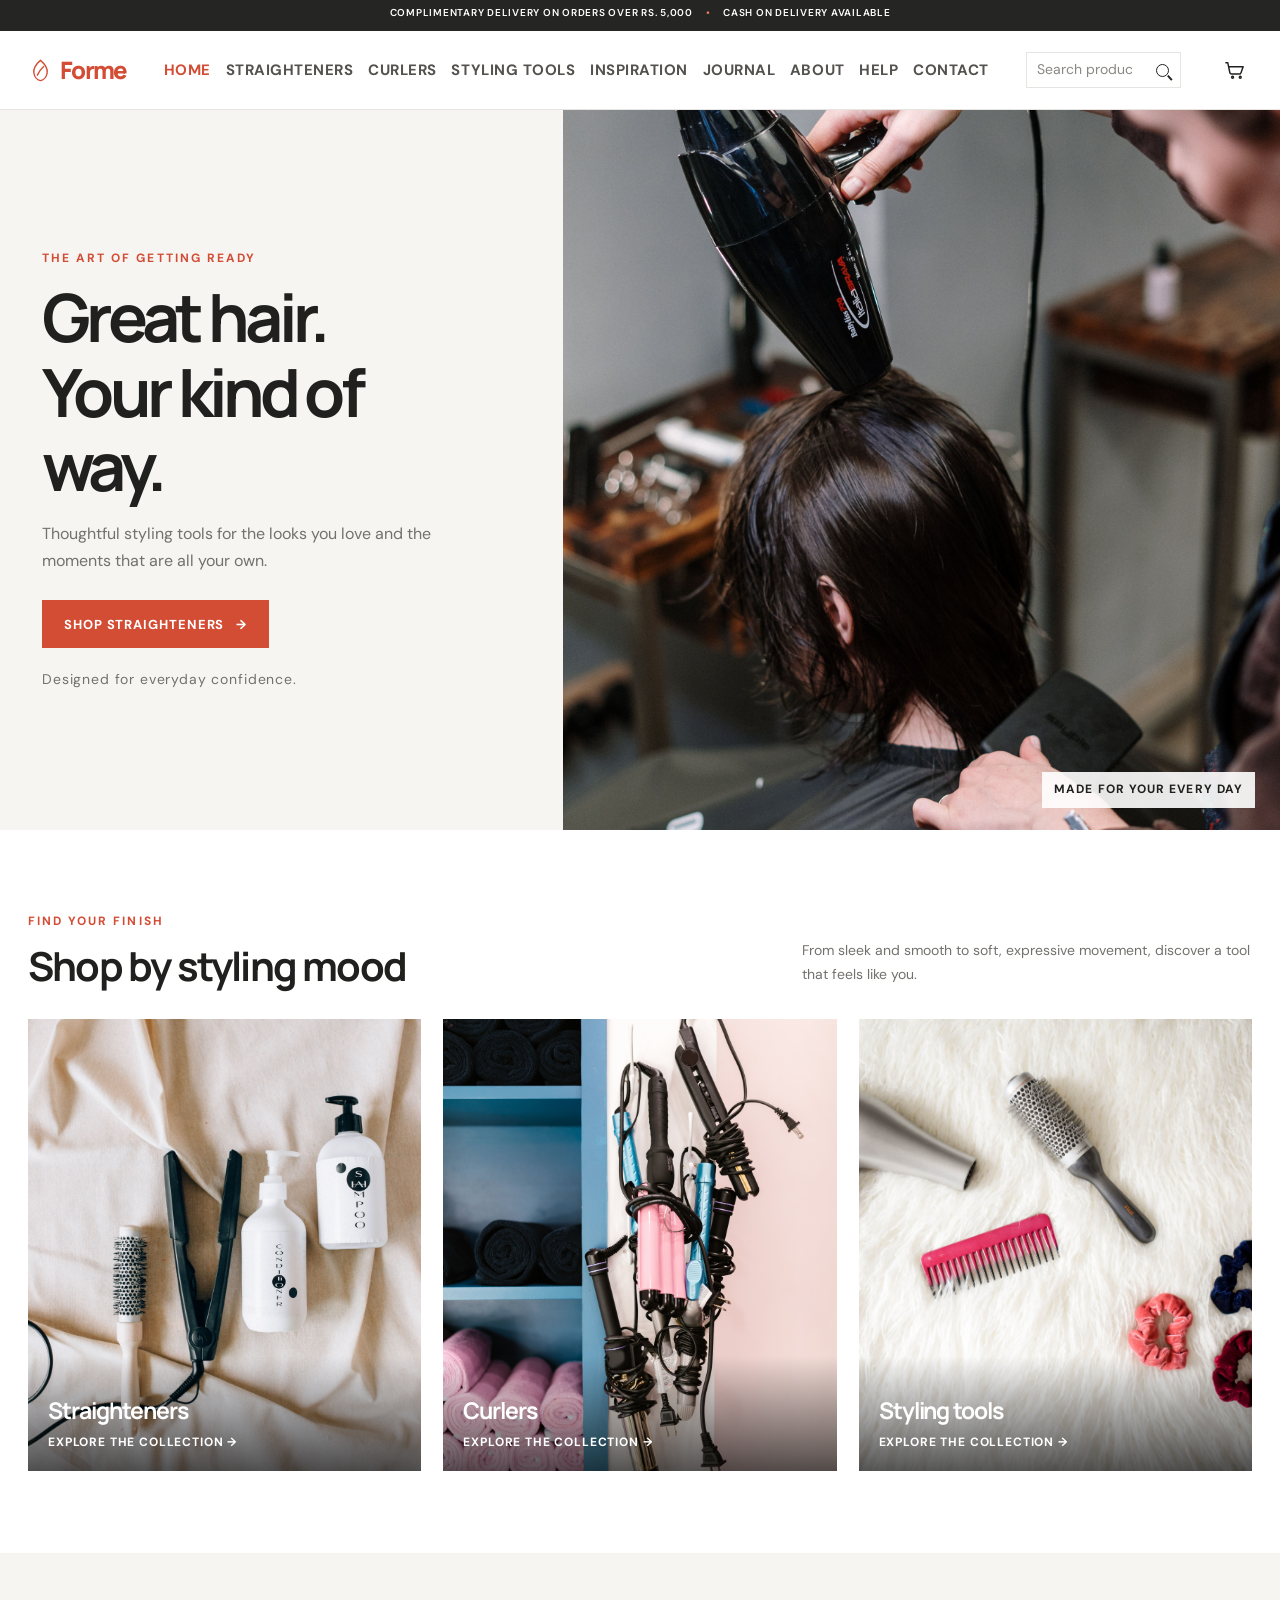
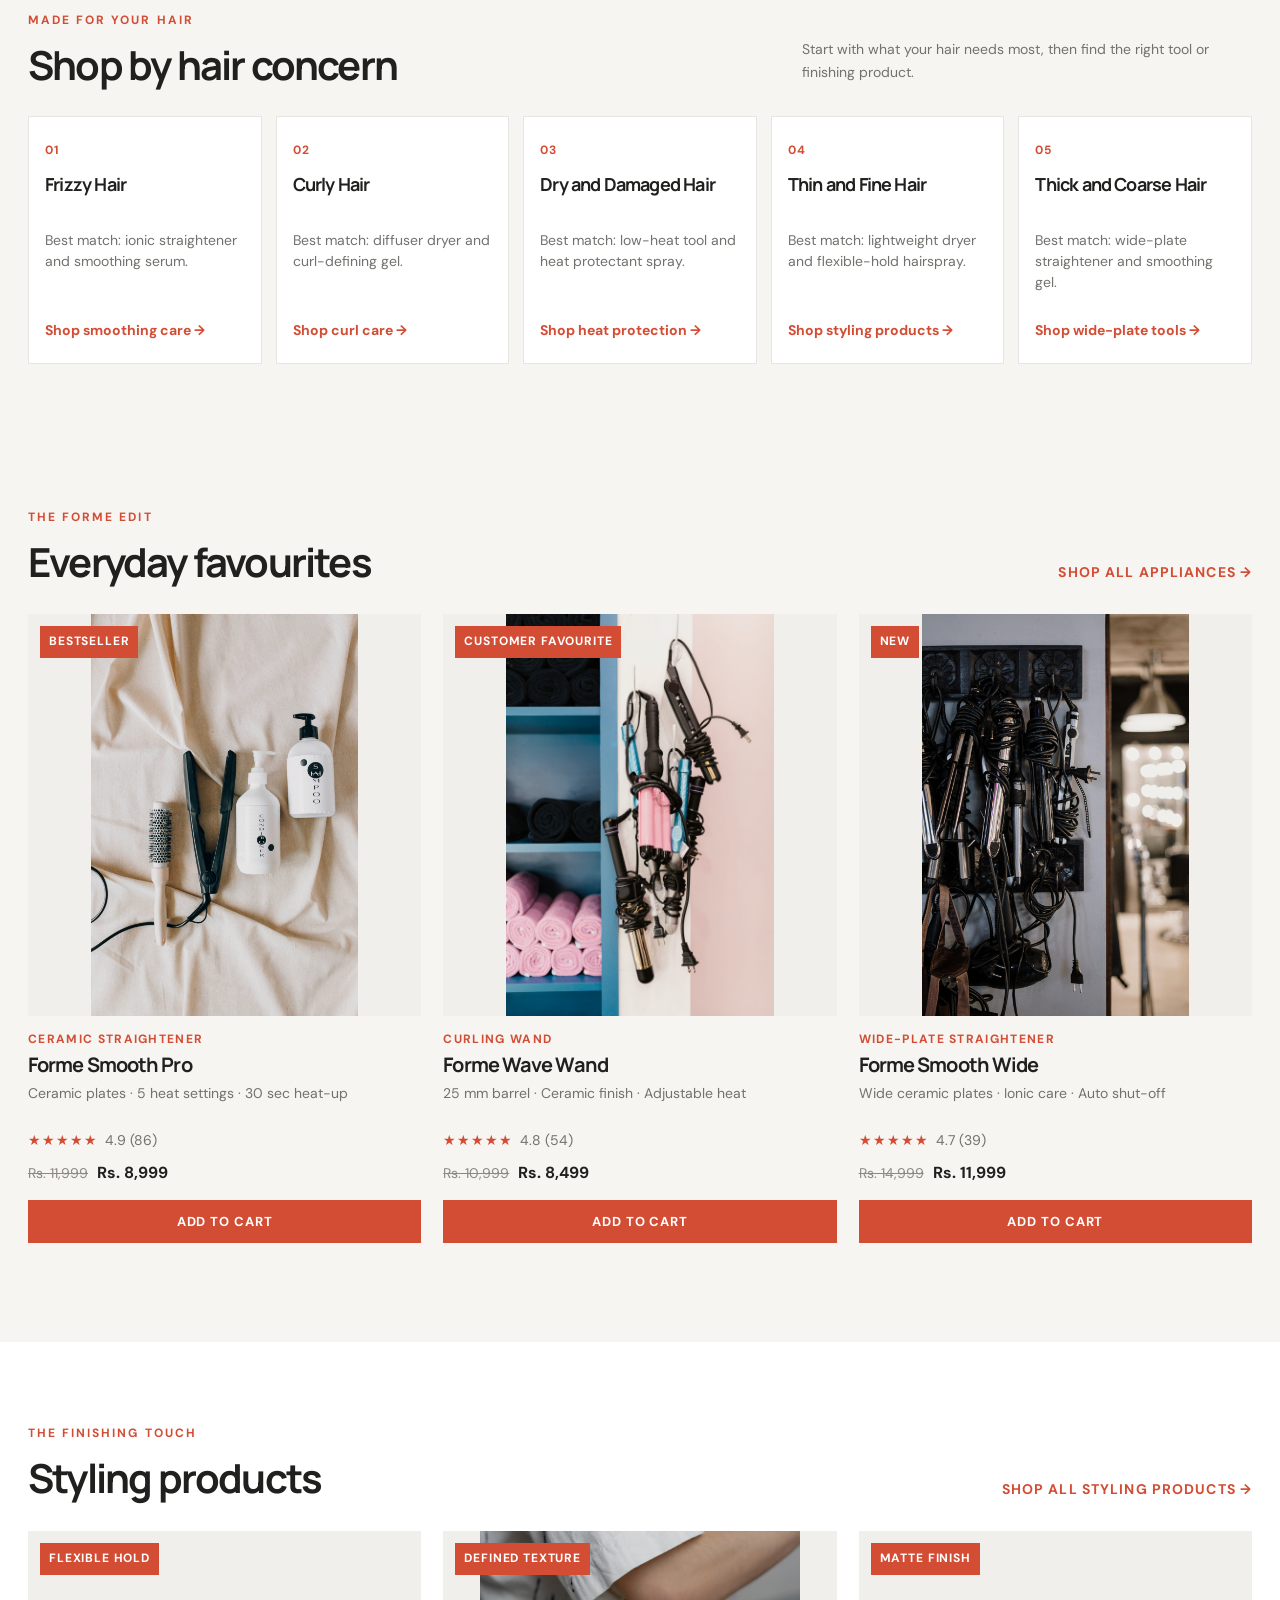
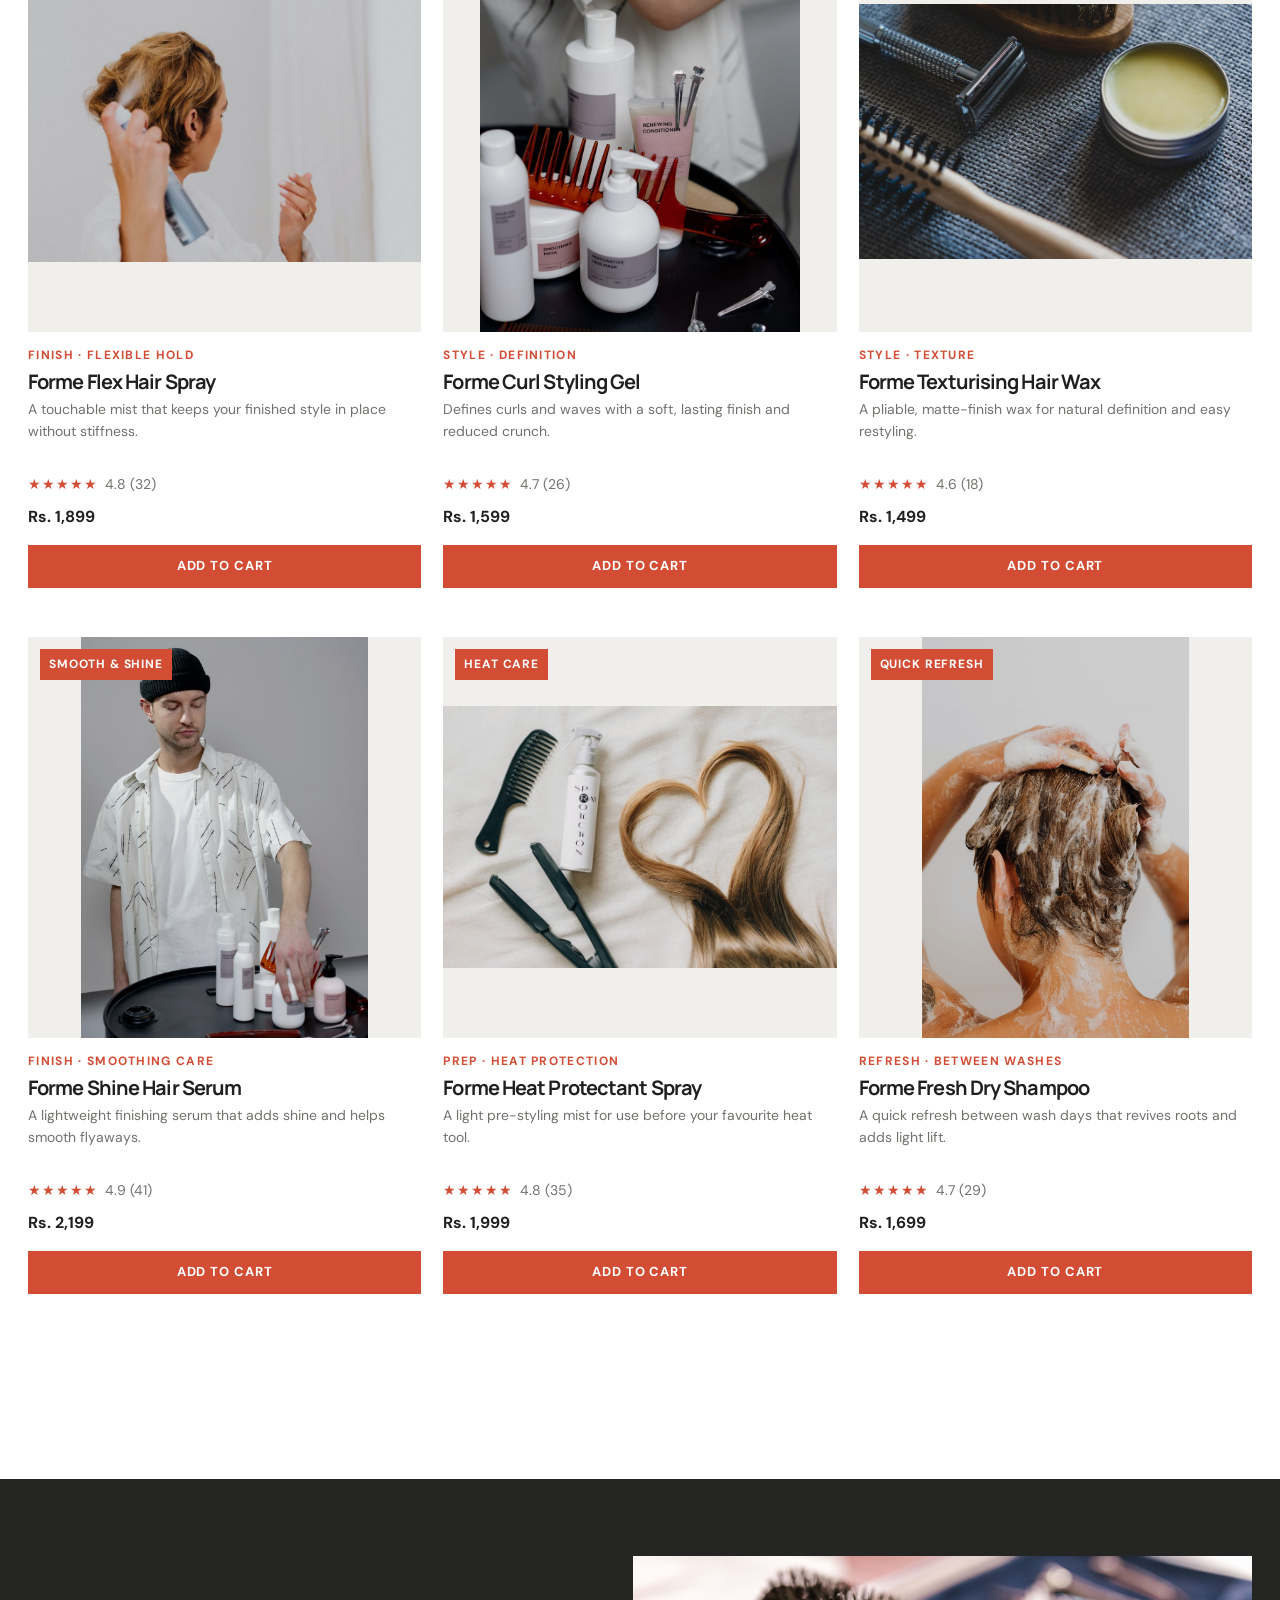
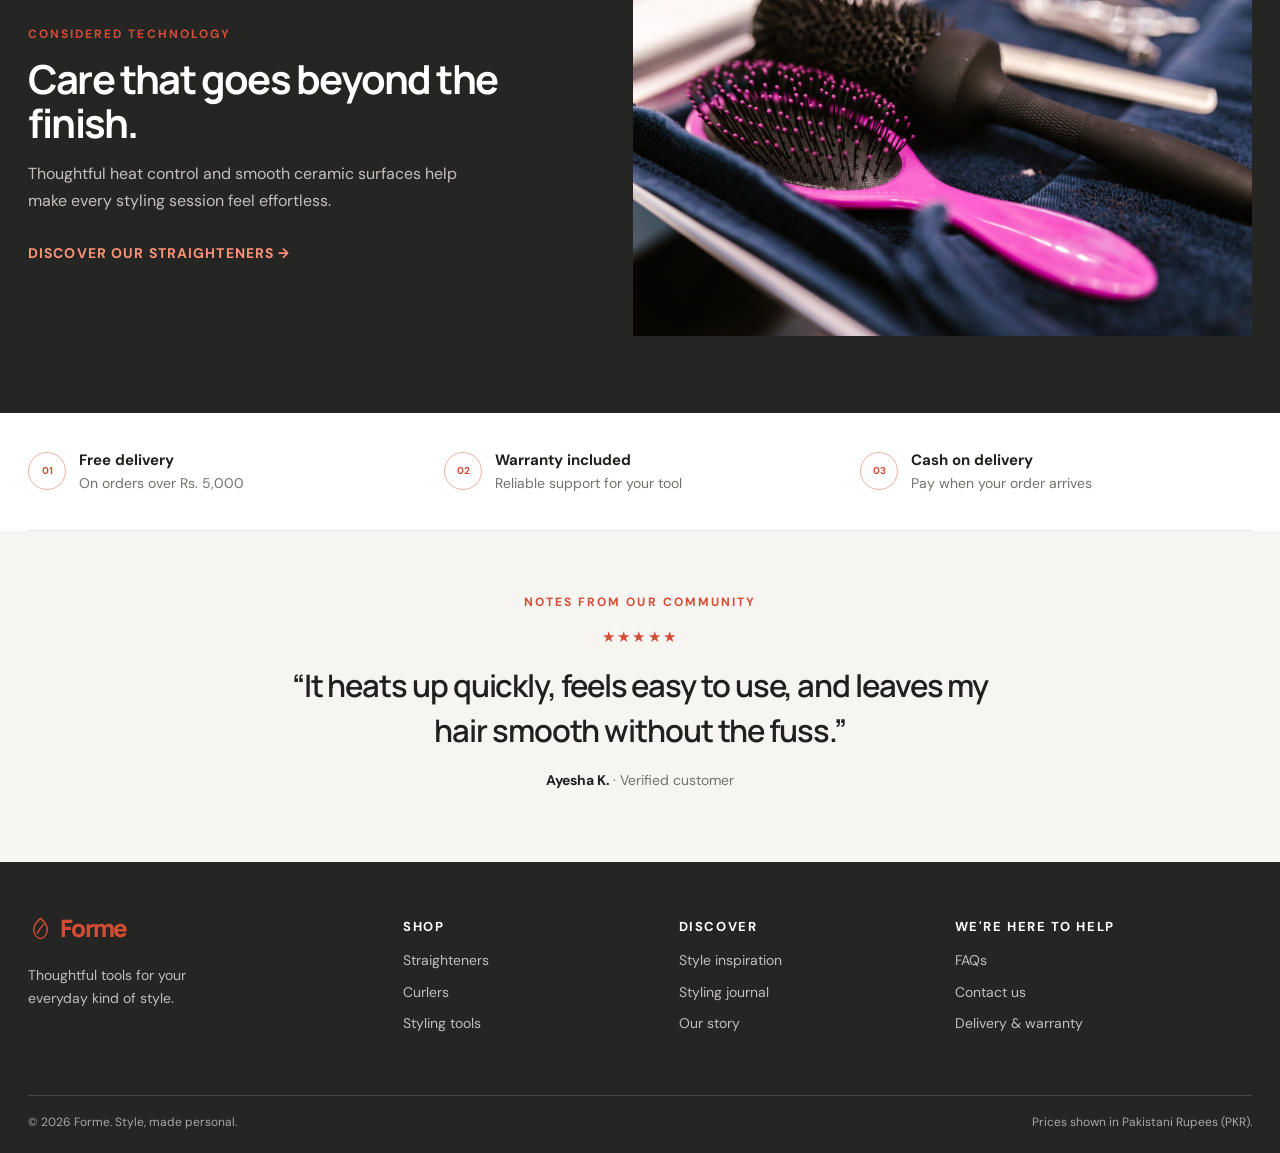
<file: index.html>
<!doctype html>
<html lang="en">
<head>
    <meta charset="utf-8">
    <meta name="viewport" content="width=device-width, initial-scale=1">
    <meta name="description" content="Explore considered hair appliances and styling essentials from Forme.">
    <title>Forme | Hair styling, made personal</title>
    <link rel="stylesheet" href="style.css">
    <link rel="icon" type="image/svg+xml" href="data:image/svg+xml,%3Csvg xmlns=%27http://www.w3.org/2000/svg%27 viewBox=%270 0 32 32%27%3E%3Cpath d=%27M16 3C10 8 6.5 13.1 7.5 19.2 8.3 24.1 11.7 28 16 29c4.3-1 7.7-4.9 8.5-9.8C25.5 13.1 22 8 16 3Z%27 fill=%27none%27 stroke=%27%23d34d35%27 stroke-width=%272%27/%3E%3Cpath d=%27M12 22c2.1-4.1 4.3-7.7 8-11%27 fill=%27none%27 stroke=%27%2320201f%27 stroke-width=%272%27 stroke-linecap=%27round%27/%3E%3C/svg%3E">
</head>
<body>
<div class="announcement">Complimentary delivery on orders over Rs. 5,000 <span>•</span> Cash on delivery available</div>
<header class="site-header">
    <div class="header-inner">
        <a class="brand" href="index.html" aria-label="Forme home"><svg class="brand-mark" viewBox="0 0 32 32" aria-hidden="true"><path d="M16 3C10 8 6.5 13.1 7.5 19.2 8.3 24.1 11.7 28 16 29c4.3-1 7.7-4.9 8.5-9.8C25.5 13.1 22 8 16 3Z"></path><path d="M12 22c2.1-4.1 4.3-7.7 8-11"></path></svg><span class="brand-name">Forme</span></a>
        <nav class="desktop-nav" aria-label="Main navigation">
            <a href="index.html" aria-current="page">Home</a><a href="straighteners.html">Straighteners</a><a href="curlers.html">Curlers</a><a href="stylers.html">Styling tools</a><a href="hairstyles.html">Inspiration</a><a href="tips.html">Journal</a><a href="about.html">About</a><a href="faq.html">Help</a><a href="contact.html">Contact</a>
        </nav>
        <form class="header-search" action="straighteners.html" method="get" role="search"><label class="visually-hidden" for="site-search">Search products</label><input id="site-search" type="search" name="q" placeholder="Search products"><button type="submit" aria-label="Submit search"><span class="search-icon" aria-hidden="true"></span></button></form>
        <a class="cart-link" href="contact.html" aria-label="Cart and order enquiries">
            <svg viewBox="0 0 24 24" aria-hidden="true"><path d="M3 4h2l2.1 10.1a2 2 0 0 0 2 1.6h7.8a2 2 0 0 0 1.9-1.4L21 8H6"></path><circle cx="10" cy="19" r="1"></circle><circle cx="18" cy="19" r="1"></circle></svg>
        </a>
        <details class="mobile-nav"><summary><span class="menu-icon" aria-hidden="true"></span><span class="visually-hidden">Menu</span></summary><nav class="mobile-links" aria-label="Mobile navigation"><a href="index.html" aria-current="page">Home</a><a href="straighteners.html">Straighteners</a><a href="curlers.html">Curlers</a><a href="stylers.html">Styling tools</a><a href="hairstyles.html">Inspiration</a><a href="tips.html">Journal</a><a href="about.html">About</a><a href="faq.html">Help</a><a href="contact.html">Contact</a></nav></details>
    </div>
</header>
<main>
    <section class="home-hero">
        <div class="home-copy"><p class="eyebrow">The art of getting ready</p><h1>Great hair.<br>Your kind of way.</h1><p class="lead">Thoughtful styling tools for the looks you love and the moments that are all your own.</p><a class="button" href="straighteners.html">Shop straighteners <span aria-hidden="true">→</span></a><p class="hero-note">Designed for everyday confidence.</p></div>
        <div class="hero-visual"><img class="hero-image" src="images/hero.jpg" alt="A polished, natural hair look styled for everyday confidence"><span class="hero-caption">Made for your every day</span></div>
    </section>
    <section class="section page-wrap">
        <div class="section-heading"><div><p class="eyebrow">Find your finish</p><h2>Shop by styling mood</h2></div><p>From sleek and smooth to soft, expressive movement, discover a tool that feels like you.</p></div>
        <div class="category-grid">
            <article class="category-card"><a href="straighteners.html"><img src="images/straightener-1.jpg" alt="Smooth, sleek hair styled with a straightener"><div class="category-caption"><h3>Straighteners</h3><span>Explore the collection →</span></div></a></article>
            <article class="category-card"><a href="curlers.html"><img src="images/curler-1.jpg" alt="Long hair with soft, defined curls"><div class="category-caption"><h3>Curlers</h3><span>Explore the collection →</span></div></a></article>
            <article class="category-card"><a href="stylers.html"><img src="images/style-1.jpg" alt="A softly styled look with natural volume"><div class="category-caption"><h3>Styling tools</h3><span>Explore the collection →</span></div></a></article>
        </div>
    </section>
    <section class="section concern-section">
        <div class="page-wrap">
            <div class="section-heading"><div><p class="eyebrow">Made for your hair</p><h2>Shop by hair concern</h2></div><p>Start with what your hair needs most, then find the right tool or finishing product.</p></div>
            <div class="concern-grid">
                <article class="concern-card"><span>01</span><h3>Frizzy Hair</h3><p>Best match: ionic straightener and smoothing serum.</p><a href="straighteners.html">Shop smoothing care →</a></article>
                <article class="concern-card"><span>02</span><h3>Curly Hair</h3><p>Best match: diffuser dryer and curl-defining gel.</p><a href="stylers.html">Shop curl care →</a></article>
                <article class="concern-card"><span>03</span><h3>Dry and Damaged Hair</h3><p>Best match: low-heat tool and heat protectant spray.</p><a href="stylers.html">Shop heat protection →</a></article>
                <article class="concern-card"><span>04</span><h3>Thin and Fine Hair</h3><p>Best match: lightweight dryer and flexible-hold hairspray.</p><a href="stylers.html">Shop styling products →</a></article>
                <article class="concern-card"><span>05</span><h3>Thick and Coarse Hair</h3><p>Best match: wide-plate straightener and smoothing gel.</p><a href="straighteners.html">Shop wide-plate tools →</a></article>
            </div>
        </div>
    </section>
    <section class="section section-soft">
        <div class="page-wrap">
            <div class="section-heading"><div><p class="eyebrow">The Forme edit</p><h2>Everyday favourites</h2></div><a class="text-link" href="straighteners.html">Shop all appliances →</a></div>
            <div class="product-grid home-products">
                <article class="product-card"><a class="product-photo" href="straighteners.html"><span class="product-badge">Bestseller</span><img src="images/straightener-1.jpg" alt="A smooth, glossy straight hairstyle"></a><p class="product-tag">Ceramic straightener</p><h3>Forme Smooth Pro</h3><p class="specs">Ceramic plates · 5 heat settings · 30 sec heat-up</p><p class="rating" aria-label="Rated 4.9 out of 5 stars"><span aria-hidden="true">★★★★★</span> <small>4.9 (86)</small></p><p class="price"><del>Rs. 11,999</del><strong>Rs. 8,999</strong></p><a class="button button-full" href="contact.html">Add to Cart</a></article>
                <article class="product-card"><a class="product-photo" href="curlers.html"><span class="product-badge">Customer favourite</span><img src="images/curler-1.jpg" alt="Loose waves with natural movement"></a><p class="product-tag">Curling wand</p><h3>Forme Wave Wand</h3><p class="specs">25 mm barrel · Ceramic finish · Adjustable heat</p><p class="rating" aria-label="Rated 4.8 out of 5 stars"><span aria-hidden="true">★★★★★</span> <small>4.8 (54)</small></p><p class="price"><del>Rs. 10,999</del><strong>Rs. 8,499</strong></p><a class="button button-full" href="contact.html">Add to Cart</a></article>
                <article class="product-card"><a class="product-photo" href="straighteners.html"><span class="product-badge">New</span><img src="images/straightener-2.jpg" alt="Soft, straight hair with a healthy-looking finish"></a><p class="product-tag">Wide-plate straightener</p><h3>Forme Smooth Wide</h3><p class="specs">Wide ceramic plates · Ionic care · Auto shut-off</p><p class="rating" aria-label="Rated 4.7 out of 5 stars"><span aria-hidden="true">★★★★★</span> <small>4.7 (39)</small></p><p class="price"><del>Rs. 14,999</del><strong>Rs. 11,999</strong></p><a class="button button-full" href="contact.html">Add to Cart</a></article>
            </div>
        </div>
    </section>
    <section class="section page-wrap">
        <div class="section-heading"><div><p class="eyebrow">The finishing touch</p><h2>Styling products</h2></div><a class="text-link" href="stylers.html">Shop all styling products →</a></div>
        <div class="product-grid styling-product-grid">
            <article class="product-card"><a class="product-photo" href="stylers.html"><span class="product-badge">Flexible hold</span><img src="images/hair-spray.jpg" alt="Hair spray being used to finish a hairstyle"></a><p class="product-tag">Finish · Flexible hold</p><h3>Forme Flex Hair Spray</h3><p class="product-description">A touchable mist that keeps your finished style in place without stiffness.</p><p class="rating" aria-label="Rated 4.8 out of 5 stars"><span aria-hidden="true">★★★★★</span> <small>4.8 (32)</small></p><p class="price"><strong>Rs. 1,899</strong></p><a class="button button-full" href="contact.html">Add to Cart</a></article>
            <article class="product-card"><a class="product-photo" href="stylers.html"><span class="product-badge">Defined texture</span><img src="images/styling-gel.jpg" alt="Hair styling and grooming products arranged together"></a><p class="product-tag">Style · Definition</p><h3>Forme Curl Styling Gel</h3><p class="product-description">Defines curls and waves with a soft, lasting finish and reduced crunch.</p><p class="rating" aria-label="Rated 4.7 out of 5 stars"><span aria-hidden="true">★★★★★</span> <small>4.7 (26)</small></p><p class="price"><strong>Rs. 1,599</strong></p><a class="button button-full" href="contact.html">Add to Cart</a></article>
            <article class="product-card"><a class="product-photo" href="stylers.html"><span class="product-badge">Matte finish</span><img src="images/hair-wax.jpg" alt="A small tin of styling wax beside a hair brush"></a><p class="product-tag">Style · Texture</p><h3>Forme Texturising Hair Wax</h3><p class="product-description">A pliable, matte-finish wax for natural definition and easy restyling.</p><p class="rating" aria-label="Rated 4.6 out of 5 stars"><span aria-hidden="true">★★★★★</span> <small>4.6 (18)</small></p><p class="price"><strong>Rs. 1,499</strong></p><a class="button button-full" href="contact.html">Add to Cart</a></article>
            <article class="product-card"><a class="product-photo" href="stylers.html"><span class="product-badge">Smooth &amp; shine</span><img src="images/hair-serum.jpg" alt="Hair care serum bottles arranged for a styling routine"></a><p class="product-tag">Finish · Smoothing care</p><h3>Forme Shine Hair Serum</h3><p class="product-description">A lightweight finishing serum that adds shine and helps smooth flyaways.</p><p class="rating" aria-label="Rated 4.9 out of 5 stars"><span aria-hidden="true">★★★★★</span> <small>4.9 (41)</small></p><p class="price"><strong>Rs. 2,199</strong></p><a class="button button-full" href="contact.html">Add to Cart</a></article>
            <article class="product-card"><a class="product-photo" href="stylers.html"><span class="product-badge">Heat care</span><img src="images/heat-protectant.jpg" alt="A fine spray being applied before heat styling"></a><p class="product-tag">Prep · Heat protection</p><h3>Forme Heat Protectant Spray</h3><p class="product-description">A light pre-styling mist for use before your favourite heat tool.</p><p class="rating" aria-label="Rated 4.8 out of 5 stars"><span aria-hidden="true">★★★★★</span> <small>4.8 (35)</small></p><p class="price"><strong>Rs. 1,999</strong></p><a class="button button-full" href="contact.html">Add to Cart</a></article>
            <article class="product-card"><a class="product-photo" href="stylers.html"><span class="product-badge">Quick refresh</span><img src="images/dry-shampoo.jpg" alt="Fresh hair care routine with lather being worked through hair"></a><p class="product-tag">Refresh · Between washes</p><h3>Forme Fresh Dry Shampoo</h3><p class="product-description">A quick refresh between wash days that revives roots and adds light lift.</p><p class="rating" aria-label="Rated 4.7 out of 5 stars"><span aria-hidden="true">★★★★★</span> <small>4.7 (29)</small></p><p class="price"><strong>Rs. 1,699</strong></p><a class="button button-full" href="contact.html">Add to Cart</a></article>
        </div>
    </section>
    <section class="technology-band"><div class="page-wrap technology-layout"><div><p class="eyebrow">Considered technology</p><h2>Care that goes beyond the finish.</h2><p>Thoughtful heat control and smooth ceramic surfaces help make every styling session feel effortless.</p><a class="text-link text-link-light" href="straighteners.html">Discover our straighteners →</a></div><img src="images/style-2.jpg" alt="Soft, polished everyday hairstyle with natural movement"></div></section>
    <section class="trust-bar page-wrap" aria-label="Shopping benefits"><div><span class="trust-mark" aria-hidden="true">01</span><div><strong>Free delivery</strong><span>On orders over Rs. 5,000</span></div></div><div><span class="trust-mark" aria-hidden="true">02</span><div><strong>Warranty included</strong><span>Reliable support for your tool</span></div></div><div><span class="trust-mark" aria-hidden="true">03</span><div><strong>Cash on delivery</strong><span>Pay when your order arrives</span></div></div></section>
    <section class="review-section"><div class="page-wrap review-inner"><p class="eyebrow">Notes from our community</p><p class="review-stars" aria-label="5 out of 5 stars">★★★★★</p><blockquote>“It heats up quickly, feels easy to use, and leaves my hair smooth without the fuss.”</blockquote><p class="review-byline">Ayesha K. <span>· Verified customer</span></p></div></section>
</main>
<footer class="site-footer"><div class="page-wrap footer-grid"><div class="footer-brand"><a class="brand brand-light" href="index.html"><svg class="brand-mark" viewBox="0 0 32 32" aria-hidden="true"><path d="M16 3C10 8 6.5 13.1 7.5 19.2 8.3 24.1 11.7 28 16 29c4.3-1 7.7-4.9 8.5-9.8C25.5 13.1 22 8 16 3Z"></path><path d="M12 22c2.1-4.1 4.3-7.7 8-11"></path></svg><span class="brand-name">Forme</span></a><p>Thoughtful tools for your everyday kind of style.</p></div><div><h2>Shop</h2><a href="straighteners.html">Straighteners</a><a href="curlers.html">Curlers</a><a href="stylers.html">Styling tools</a></div><div><h2>Discover</h2><a href="hairstyles.html">Style inspiration</a><a href="tips.html">Styling journal</a><a href="about.html">Our story</a></div><div><h2>We're here to help</h2><a href="faq.html">FAQs</a><a href="contact.html">Contact us</a><a href="contact.html">Delivery &amp; warranty</a></div><div class="footer-bottom"><p>© 2026 Forme. Style, made personal.</p><p>Prices shown in Pakistani Rupees (PKR).</p></div></div></footer>
</body>
</html>
</file>
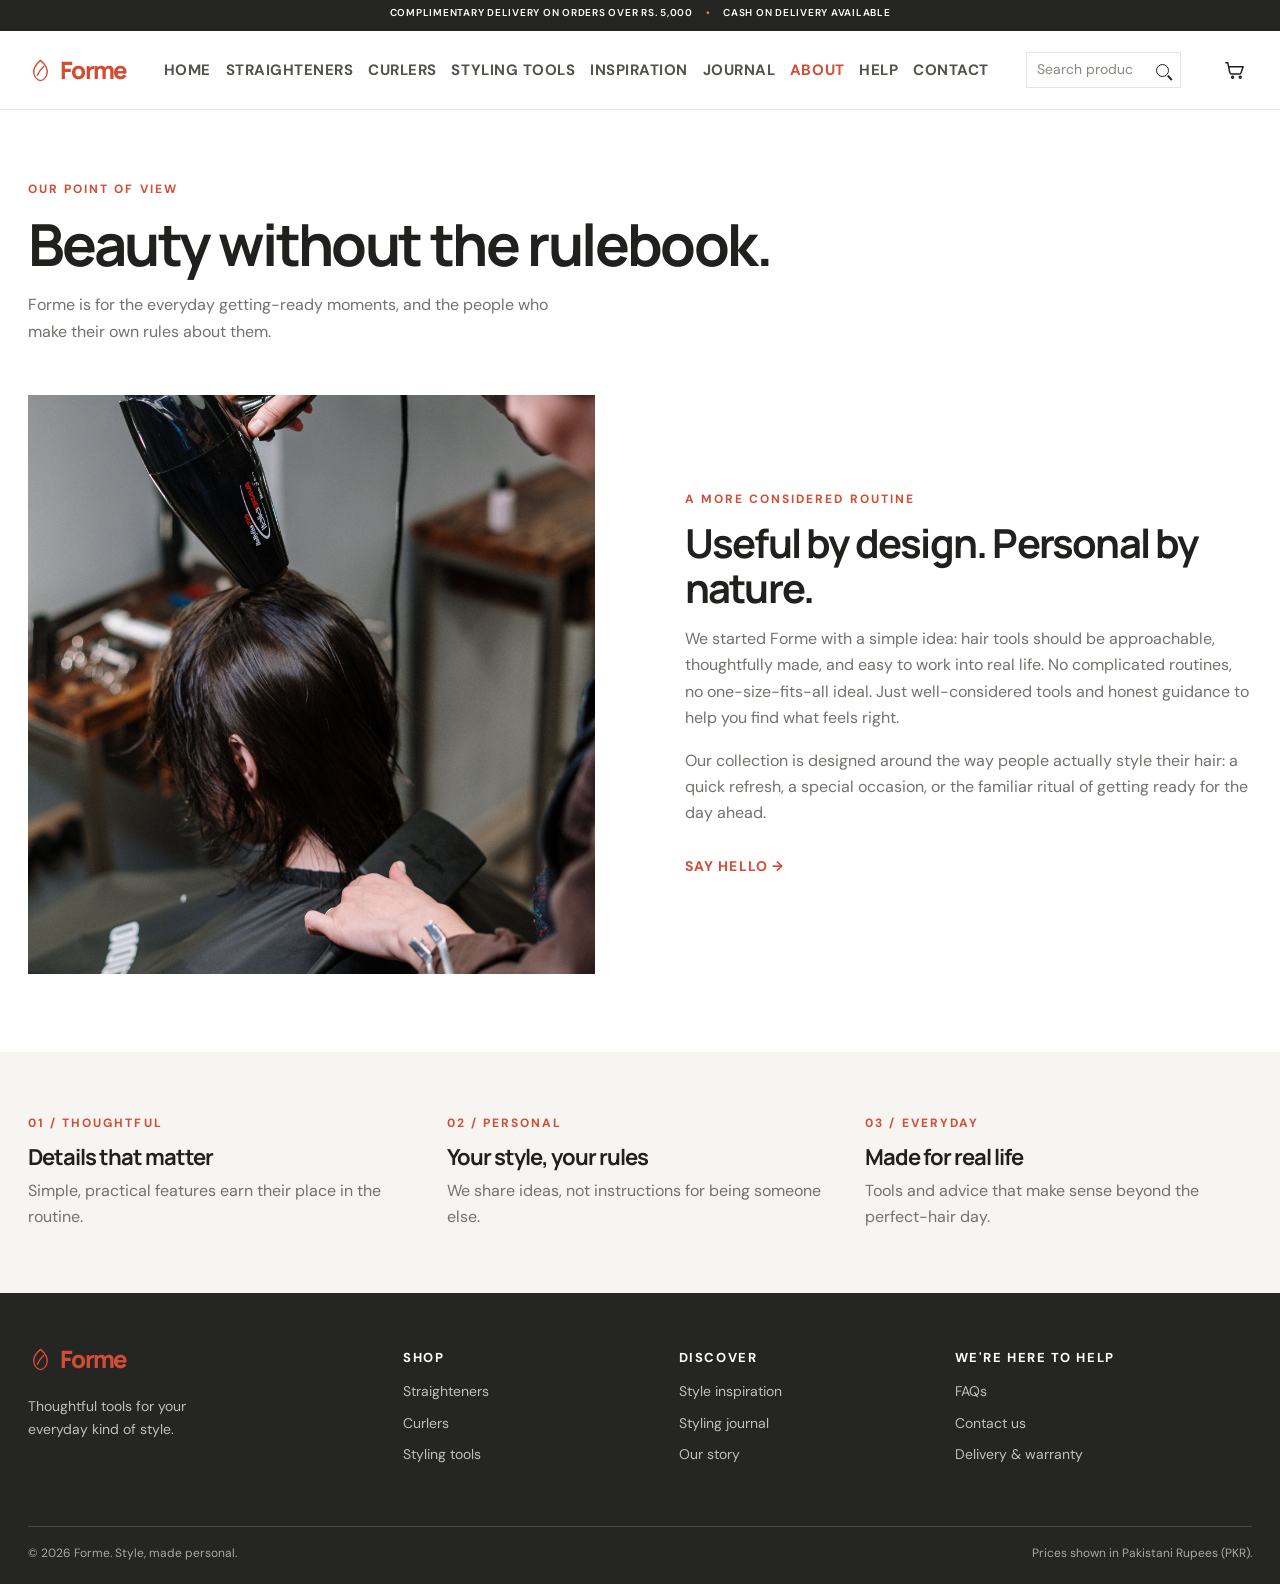
<file: about.html>
<!doctype html>
<html lang="en">
<head>
    <meta charset="utf-8">
    <meta name="viewport" content="width=device-width, initial-scale=1">
    <meta name="description" content="Learn about Forme and our considered approach to hair appliances and styling.">
    <title>Our Story | Forme</title>
    <link rel="stylesheet" href="style.css">
    <link rel="icon" type="image/svg+xml" href="data:image/svg+xml,%3Csvg xmlns=%27http://www.w3.org/2000/svg%27 viewBox=%270 0 32 32%27%3E%3Cpath d=%27M16 3C10 8 6.5 13.1 7.5 19.2 8.3 24.1 11.7 28 16 29c4.3-1 7.7-4.9 8.5-9.8C25.5 13.1 22 8 16 3Z%27 fill=%27none%27 stroke=%27%23d34d35%27 stroke-width=%272%27/%3E%3Cpath d=%27M12 22c2.1-4.1 4.3-7.7 8-11%27 fill=%27none%27 stroke=%27%2320201f%27 stroke-width=%272%27 stroke-linecap=%27round%27/%3E%3C/svg%3E">
</head>
<body>
<div class="announcement">Complimentary delivery on orders over Rs. 5,000 <span>•</span> Cash on delivery available</div>
<header class="site-header"><div class="header-inner"><a class="brand" href="index.html" aria-label="Forme home"><svg class="brand-mark" viewBox="0 0 32 32" aria-hidden="true"><path d="M16 3C10 8 6.5 13.1 7.5 19.2 8.3 24.1 11.7 28 16 29c4.3-1 7.7-4.9 8.5-9.8C25.5 13.1 22 8 16 3Z"></path><path d="M12 22c2.1-4.1 4.3-7.7 8-11"></path></svg><span class="brand-name">Forme</span></a><nav class="desktop-nav" aria-label="Main navigation"><a href="index.html">Home</a><a href="straighteners.html">Straighteners</a><a href="curlers.html">Curlers</a><a href="stylers.html">Styling tools</a><a href="hairstyles.html">Inspiration</a><a href="tips.html">Journal</a><a href="about.html" aria-current="page">About</a><a href="faq.html">Help</a><a href="contact.html">Contact</a></nav><form class="header-search" action="straighteners.html" method="get" role="search"><label class="visually-hidden" for="site-search">Search products</label><input id="site-search" type="search" name="q" placeholder="Search products"><button type="submit" aria-label="Submit search"><span class="search-icon" aria-hidden="true"></span></button></form><a class="cart-link" href="contact.html" aria-label="Cart and order enquiries"><svg viewBox="0 0 24 24" aria-hidden="true"><path d="M3 4h2l2.1 10.1a2 2 0 0 0 2 1.6h7.8a2 2 0 0 0 1.9-1.4L21 8H6"></path><circle cx="10" cy="19" r="1"></circle><circle cx="18" cy="19" r="1"></circle></svg></a><details class="mobile-nav"><summary><span class="menu-icon" aria-hidden="true"></span><span class="visually-hidden">Menu</span></summary><nav class="mobile-links" aria-label="Mobile navigation"><a href="index.html">Home</a><a href="straighteners.html">Straighteners</a><a href="curlers.html">Curlers</a><a href="stylers.html">Styling tools</a><a href="hairstyles.html">Inspiration</a><a href="tips.html">Journal</a><a href="about.html" aria-current="page">About</a><a href="faq.html">Help</a><a href="contact.html">Contact</a></nav></details></div></header>
<main><section class="page-wrap page-intro"><p class="eyebrow">Our point of view</p><h1>Beauty without the rulebook.</h1><p class="lead">Forme is for the everyday getting-ready moments, and the people who make their own rules about them.</p></section><section class="page-wrap split-section about-story"><img src="images/hero.jpg" alt="Natural hair styled for an understated, everyday look"><div class="split-copy"><p class="eyebrow">A more considered routine</p><h2>Useful by design. Personal by nature.</h2><p>We started Forme with a simple idea: hair tools should be approachable, thoughtfully made, and easy to work into real life. No complicated routines, no one-size-fits-all ideal. Just well-considered tools and honest guidance to help you find what feels right.</p><p>Our collection is designed around the way people actually style their hair: a quick refresh, a special occasion, or the familiar ritual of getting ready for the day ahead.</p><a class="text-link" href="contact.html">Say hello →</a></div></section><section class="values-band"><div class="page-wrap values-grid"><article><p class="eyebrow">01 / Thoughtful</p><h3>Details that matter</h3><p>Simple, practical features earn their place in the routine.</p></article><article><p class="eyebrow">02 / Personal</p><h3>Your style, your rules</h3><p>We share ideas, not instructions for being someone else.</p></article><article><p class="eyebrow">03 / Everyday</p><h3>Made for real life</h3><p>Tools and advice that make sense beyond the perfect-hair day.</p></article></div></section></main>
<footer class="site-footer"><div class="page-wrap footer-grid"><div class="footer-brand"><a class="brand brand-light" href="index.html"><svg class="brand-mark" viewBox="0 0 32 32" aria-hidden="true"><path d="M16 3C10 8 6.5 13.1 7.5 19.2 8.3 24.1 11.7 28 16 29c4.3-1 7.7-4.9 8.5-9.8C25.5 13.1 22 8 16 3Z"></path><path d="M12 22c2.1-4.1 4.3-7.7 8-11"></path></svg><span class="brand-name">Forme</span></a><p>Thoughtful tools for your everyday kind of style.</p></div><div><h2>Shop</h2><a href="straighteners.html">Straighteners</a><a href="curlers.html">Curlers</a><a href="stylers.html">Styling tools</a></div><div><h2>Discover</h2><a href="hairstyles.html">Style inspiration</a><a href="tips.html">Styling journal</a><a href="about.html">Our story</a></div><div><h2>We're here to help</h2><a href="faq.html">FAQs</a><a href="contact.html">Contact us</a><a href="contact.html">Delivery &amp; warranty</a></div><div class="footer-bottom"><p>© 2026 Forme. Style, made personal.</p><p>Prices shown in Pakistani Rupees (PKR).</p></div></div></footer>
</body>
</html>
</file>
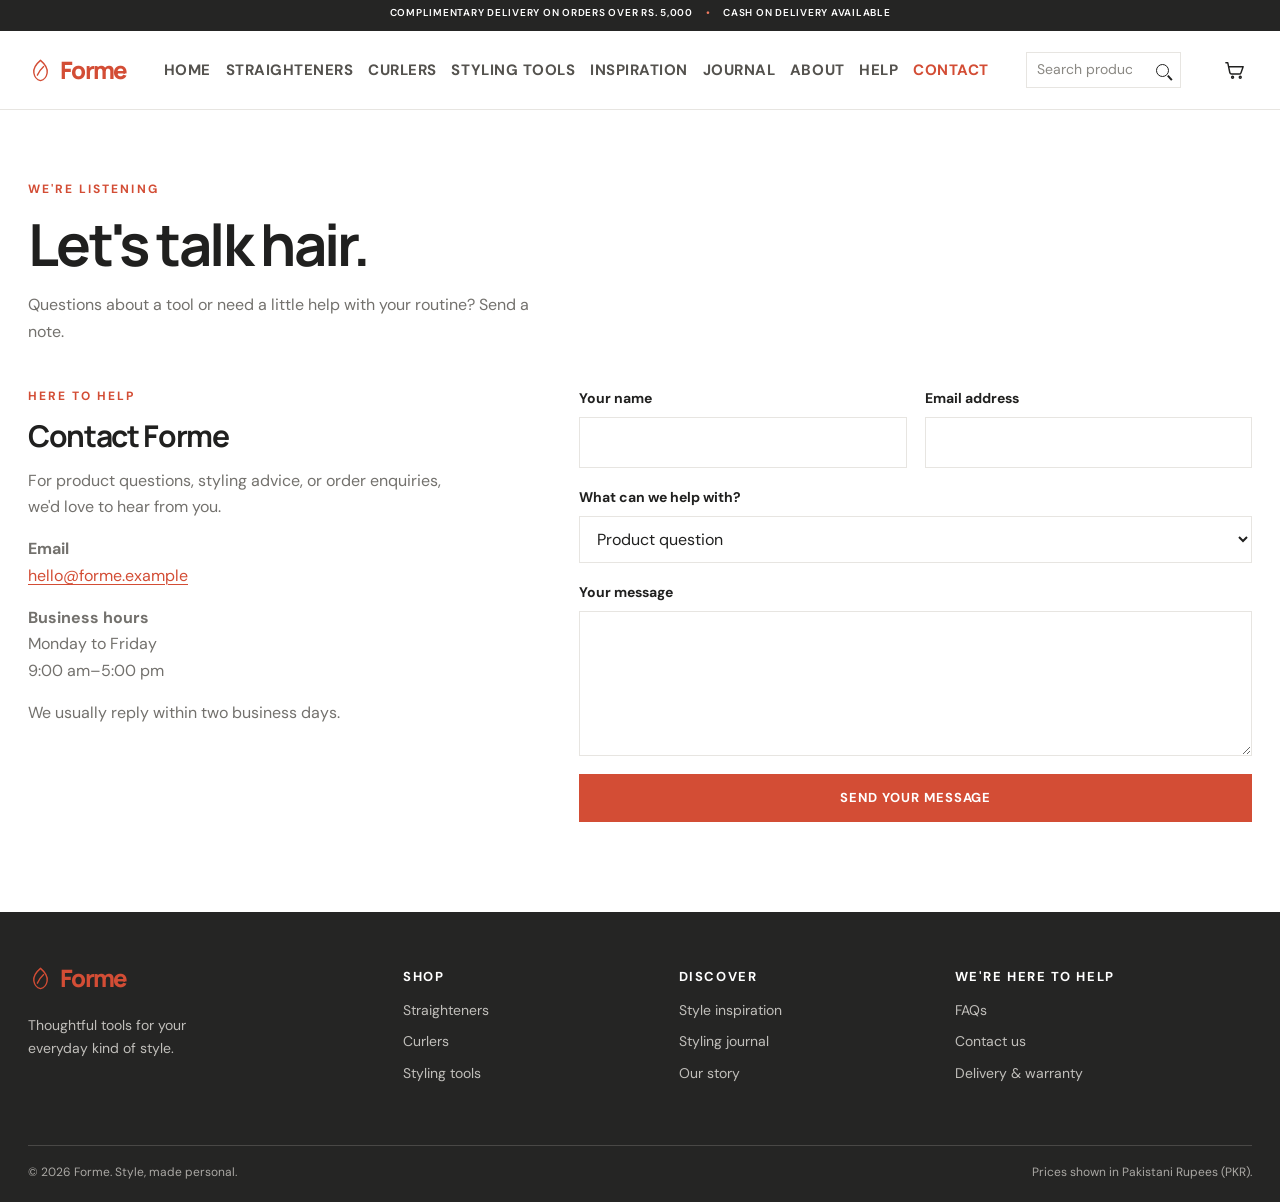
<file: contact.html>
<!doctype html>
<html lang="en">
<head>
    <meta charset="utf-8">
    <meta name="viewport" content="width=device-width, initial-scale=1">
    <meta name="description" content="Contact Forme for product questions, order enquiries, and styling advice.">
    <title>Contact | Forme</title>
    <link rel="stylesheet" href="style.css">
    <link rel="icon" type="image/svg+xml" href="data:image/svg+xml,%3Csvg xmlns=%27http://www.w3.org/2000/svg%27 viewBox=%270 0 32 32%27%3E%3Cpath d=%27M16 3C10 8 6.5 13.1 7.5 19.2 8.3 24.1 11.7 28 16 29c4.3-1 7.7-4.9 8.5-9.8C25.5 13.1 22 8 16 3Z%27 fill=%27none%27 stroke=%27%23d34d35%27 stroke-width=%272%27/%3E%3Cpath d=%27M12 22c2.1-4.1 4.3-7.7 8-11%27 fill=%27none%27 stroke=%27%2320201f%27 stroke-width=%272%27 stroke-linecap=%27round%27/%3E%3C/svg%3E">
</head>
<body>
<div class="announcement">Complimentary delivery on orders over Rs. 5,000 <span>•</span> Cash on delivery available</div>
<header class="site-header"><div class="header-inner"><a class="brand" href="index.html" aria-label="Forme home"><svg class="brand-mark" viewBox="0 0 32 32" aria-hidden="true"><path d="M16 3C10 8 6.5 13.1 7.5 19.2 8.3 24.1 11.7 28 16 29c4.3-1 7.7-4.9 8.5-9.8C25.5 13.1 22 8 16 3Z"></path><path d="M12 22c2.1-4.1 4.3-7.7 8-11"></path></svg><span class="brand-name">Forme</span></a><nav class="desktop-nav" aria-label="Main navigation"><a href="index.html">Home</a><a href="straighteners.html">Straighteners</a><a href="curlers.html">Curlers</a><a href="stylers.html">Styling tools</a><a href="hairstyles.html">Inspiration</a><a href="tips.html">Journal</a><a href="about.html">About</a><a href="faq.html">Help</a><a href="contact.html" aria-current="page">Contact</a></nav><form class="header-search" action="straighteners.html" method="get" role="search"><label class="visually-hidden" for="site-search">Search products</label><input id="site-search" type="search" name="q" placeholder="Search products"><button type="submit" aria-label="Submit search"><span class="search-icon" aria-hidden="true"></span></button></form><a class="cart-link" href="contact.html" aria-label="Cart and order enquiries"><svg viewBox="0 0 24 24" aria-hidden="true"><path d="M3 4h2l2.1 10.1a2 2 0 0 0 2 1.6h7.8a2 2 0 0 0 1.9-1.4L21 8H6"></path><circle cx="10" cy="19" r="1"></circle><circle cx="18" cy="19" r="1"></circle></svg></a><details class="mobile-nav"><summary><span class="menu-icon" aria-hidden="true"></span><span class="visually-hidden">Menu</span></summary><nav class="mobile-links" aria-label="Mobile navigation"><a href="index.html">Home</a><a href="straighteners.html">Straighteners</a><a href="curlers.html">Curlers</a><a href="stylers.html">Styling tools</a><a href="hairstyles.html">Inspiration</a><a href="tips.html">Journal</a><a href="about.html">About</a><a href="faq.html">Help</a><a href="contact.html" aria-current="page">Contact</a></nav></details></div></header>
<main class="page-wrap"><section class="page-intro"><p class="eyebrow">We're listening</p><h1>Let's talk hair.</h1><p class="lead">Questions about a tool or need a little help with your routine? Send a note.</p></section><section class="contact-layout"><div class="contact-details"><p class="eyebrow">Here to help</p><h2>Contact Forme</h2><p>For product questions, styling advice, or order enquiries, we'd love to hear from you.</p><p><strong>Email</strong><br><a href="mailto:hello@forme.example">hello@forme.example</a></p><p><strong>Business hours</strong><br>Monday to Friday<br>9:00 am–5:00 pm</p><p class="card-copy">We usually reply within two business days.</p></div><form class="contact-form" action="mailto:hello@forme.example" method="post" enctype="text/plain"><div class="form-field"><label for="name">Your name</label><input id="name" name="name" type="text" autocomplete="name" required></div><div class="form-field"><label for="email">Email address</label><input id="email" name="email" type="email" autocomplete="email" required></div><div class="form-field full"><label for="topic">What can we help with?</label><select id="topic" name="topic"><option value="product">Product question</option><option value="order">Order enquiry</option><option value="styling">Styling advice</option><option value="other">Something else</option></select></div><div class="form-field full"><label for="message">Your message</label><textarea id="message" name="message" required></textarea></div><div class="form-field full"><button class="button" type="submit">Send your message</button></div></form></section></main>
<footer class="site-footer"><div class="page-wrap footer-grid"><div class="footer-brand"><a class="brand brand-light" href="index.html"><svg class="brand-mark" viewBox="0 0 32 32" aria-hidden="true"><path d="M16 3C10 8 6.5 13.1 7.5 19.2 8.3 24.1 11.7 28 16 29c4.3-1 7.7-4.9 8.5-9.8C25.5 13.1 22 8 16 3Z"></path><path d="M12 22c2.1-4.1 4.3-7.7 8-11"></path></svg><span class="brand-name">Forme</span></a><p>Thoughtful tools for your everyday kind of style.</p></div><div><h2>Shop</h2><a href="straighteners.html">Straighteners</a><a href="curlers.html">Curlers</a><a href="stylers.html">Styling tools</a></div><div><h2>Discover</h2><a href="hairstyles.html">Style inspiration</a><a href="tips.html">Styling journal</a><a href="about.html">Our story</a></div><div><h2>We're here to help</h2><a href="faq.html">FAQs</a><a href="contact.html">Contact us</a><a href="contact.html">Delivery &amp; warranty</a></div><div class="footer-bottom"><p>© 2026 Forme. Style, made personal.</p><p>Prices shown in Pakistani Rupees (PKR).</p></div></div></footer>
</body>
</html>
</file>
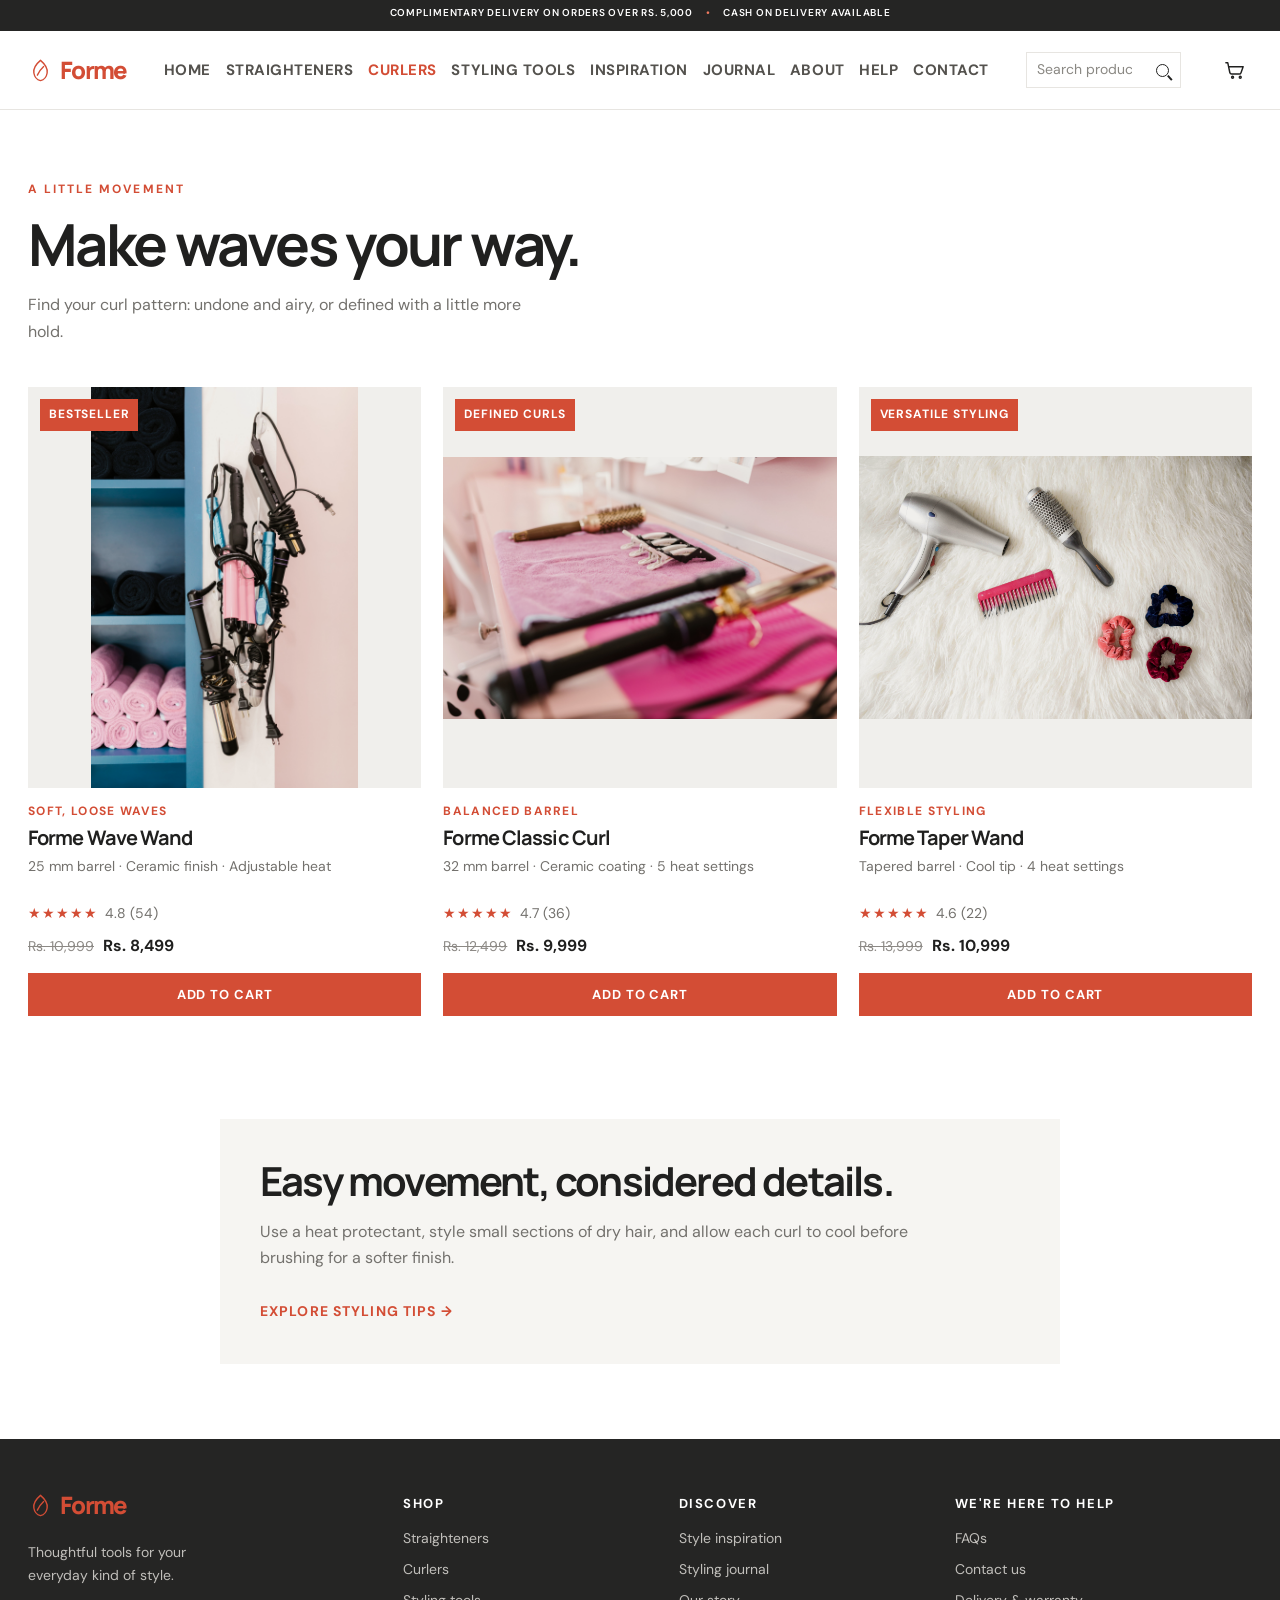
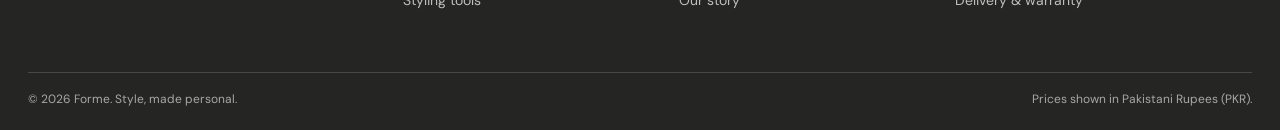
<file: curlers.html>
<!doctype html>
<html lang="en">
<head>
    <meta charset="utf-8">
    <meta name="viewport" content="width=device-width, initial-scale=1">
    <meta name="description" content="Shop curling wands and tools for soft waves and defined curls.">
    <title>Curlers | Forme</title>
    <link rel="stylesheet" href="style.css">
    <link rel="icon" type="image/svg+xml" href="data:image/svg+xml,%3Csvg xmlns=%27http://www.w3.org/2000/svg%27 viewBox=%270 0 32 32%27%3E%3Cpath d=%27M16 3C10 8 6.5 13.1 7.5 19.2 8.3 24.1 11.7 28 16 29c4.3-1 7.7-4.9 8.5-9.8C25.5 13.1 22 8 16 3Z%27 fill=%27none%27 stroke=%27%23d34d35%27 stroke-width=%272%27/%3E%3Cpath d=%27M12 22c2.1-4.1 4.3-7.7 8-11%27 fill=%27none%27 stroke=%27%2320201f%27 stroke-width=%272%27 stroke-linecap=%27round%27/%3E%3C/svg%3E">
</head>
<body>
<div class="announcement">Complimentary delivery on orders over Rs. 5,000 <span>•</span> Cash on delivery available</div>
<header class="site-header"><div class="header-inner"><a class="brand" href="index.html" aria-label="Forme home"><svg class="brand-mark" viewBox="0 0 32 32" aria-hidden="true"><path d="M16 3C10 8 6.5 13.1 7.5 19.2 8.3 24.1 11.7 28 16 29c4.3-1 7.7-4.9 8.5-9.8C25.5 13.1 22 8 16 3Z"></path><path d="M12 22c2.1-4.1 4.3-7.7 8-11"></path></svg><span class="brand-name">Forme</span></a><nav class="desktop-nav" aria-label="Main navigation"><a href="index.html">Home</a><a href="straighteners.html">Straighteners</a><a href="curlers.html" aria-current="page">Curlers</a><a href="stylers.html">Styling tools</a><a href="hairstyles.html">Inspiration</a><a href="tips.html">Journal</a><a href="about.html">About</a><a href="faq.html">Help</a><a href="contact.html">Contact</a></nav><form class="header-search" action="straighteners.html" method="get" role="search"><label class="visually-hidden" for="site-search">Search products</label><input id="site-search" type="search" name="q" placeholder="Search products"><button type="submit" aria-label="Submit search"><span class="search-icon" aria-hidden="true"></span></button></form><a class="cart-link" href="contact.html" aria-label="Cart and order enquiries"><svg viewBox="0 0 24 24" aria-hidden="true"><path d="M3 4h2l2.1 10.1a2 2 0 0 0 2 1.6h7.8a2 2 0 0 0 1.9-1.4L21 8H6"></path><circle cx="10" cy="19" r="1"></circle><circle cx="18" cy="19" r="1"></circle></svg></a><details class="mobile-nav"><summary><span class="menu-icon" aria-hidden="true"></span><span class="visually-hidden">Menu</span></summary><nav class="mobile-links" aria-label="Mobile navigation"><a href="index.html">Home</a><a href="straighteners.html">Straighteners</a><a href="curlers.html" aria-current="page">Curlers</a><a href="stylers.html">Styling tools</a><a href="hairstyles.html">Inspiration</a><a href="tips.html">Journal</a><a href="about.html">About</a><a href="faq.html">Help</a><a href="contact.html">Contact</a></nav></details></div></header>
<main class="page-wrap"><section class="page-intro"><p class="eyebrow">A little movement</p><h1>Make waves your way.</h1><p class="lead">Find your curl pattern: undone and airy, or defined with a little more hold.</p></section><section class="product-grid" aria-label="Curler collection">
    <article class="product-card"><a class="product-photo" href="contact.html"><span class="product-badge">Bestseller</span><img src="images/curler-1.jpg" alt="Long hair finished in loose, natural curls"></a><p class="product-tag">Soft, loose waves</p><h3>Forme Wave Wand</h3><p class="specs">25 mm barrel · Ceramic finish · Adjustable heat</p><p class="rating" aria-label="Rated 4.8 out of 5 stars"><span aria-hidden="true">★★★★★</span> <small>4.8 (54)</small></p><p class="price"><del>Rs. 10,999</del><strong>Rs. 8,499</strong></p><a class="button button-full" href="contact.html">Add to Cart</a></article>
    <article class="product-card"><a class="product-photo" href="contact.html"><span class="product-badge">Defined curls</span><img src="images/curler-2.jpg" alt="Soft, bouncy curls framing the face"></a><p class="product-tag">Balanced barrel</p><h3>Forme Classic Curl</h3><p class="specs">32 mm barrel · Ceramic coating · 5 heat settings</p><p class="rating" aria-label="Rated 4.7 out of 5 stars"><span aria-hidden="true">★★★★★</span> <small>4.7 (36)</small></p><p class="price"><del>Rs. 12,499</del><strong>Rs. 9,999</strong></p><a class="button button-full" href="contact.html">Add to Cart</a></article>
    <article class="product-card"><a class="product-photo" href="contact.html"><span class="product-badge">Versatile styling</span><img src="images/style-1.jpg" alt="Natural volume and soft movement in styled hair"></a><p class="product-tag">Flexible styling</p><h3>Forme Taper Wand</h3><p class="specs">Tapered barrel · Cool tip · 4 heat settings</p><p class="rating" aria-label="Rated 4.6 out of 5 stars"><span aria-hidden="true">★★★★★</span> <small>4.6 (22)</small></p><p class="price"><del>Rs. 13,999</del><strong>Rs. 10,999</strong></p><a class="button button-full" href="contact.html">Add to Cart</a></article>
</section><section class="collection-note"><h2>Easy movement, considered details.</h2><p>Use a heat protectant, style small sections of dry hair, and allow each curl to cool before brushing for a softer finish.</p><a class="text-link" href="tips.html">Explore styling tips →</a></section></main>
<footer class="site-footer"><div class="page-wrap footer-grid"><div class="footer-brand"><a class="brand brand-light" href="index.html"><svg class="brand-mark" viewBox="0 0 32 32" aria-hidden="true"><path d="M16 3C10 8 6.5 13.1 7.5 19.2 8.3 24.1 11.7 28 16 29c4.3-1 7.7-4.9 8.5-9.8C25.5 13.1 22 8 16 3Z"></path><path d="M12 22c2.1-4.1 4.3-7.7 8-11"></path></svg><span class="brand-name">Forme</span></a><p>Thoughtful tools for your everyday kind of style.</p></div><div><h2>Shop</h2><a href="straighteners.html">Straighteners</a><a href="curlers.html">Curlers</a><a href="stylers.html">Styling tools</a></div><div><h2>Discover</h2><a href="hairstyles.html">Style inspiration</a><a href="tips.html">Styling journal</a><a href="about.html">Our story</a></div><div><h2>We're here to help</h2><a href="faq.html">FAQs</a><a href="contact.html">Contact us</a><a href="contact.html">Delivery &amp; warranty</a></div><div class="footer-bottom"><p>© 2026 Forme. Style, made personal.</p><p>Prices shown in Pakistani Rupees (PKR).</p></div></div></footer>
</body>
</html>
</file>
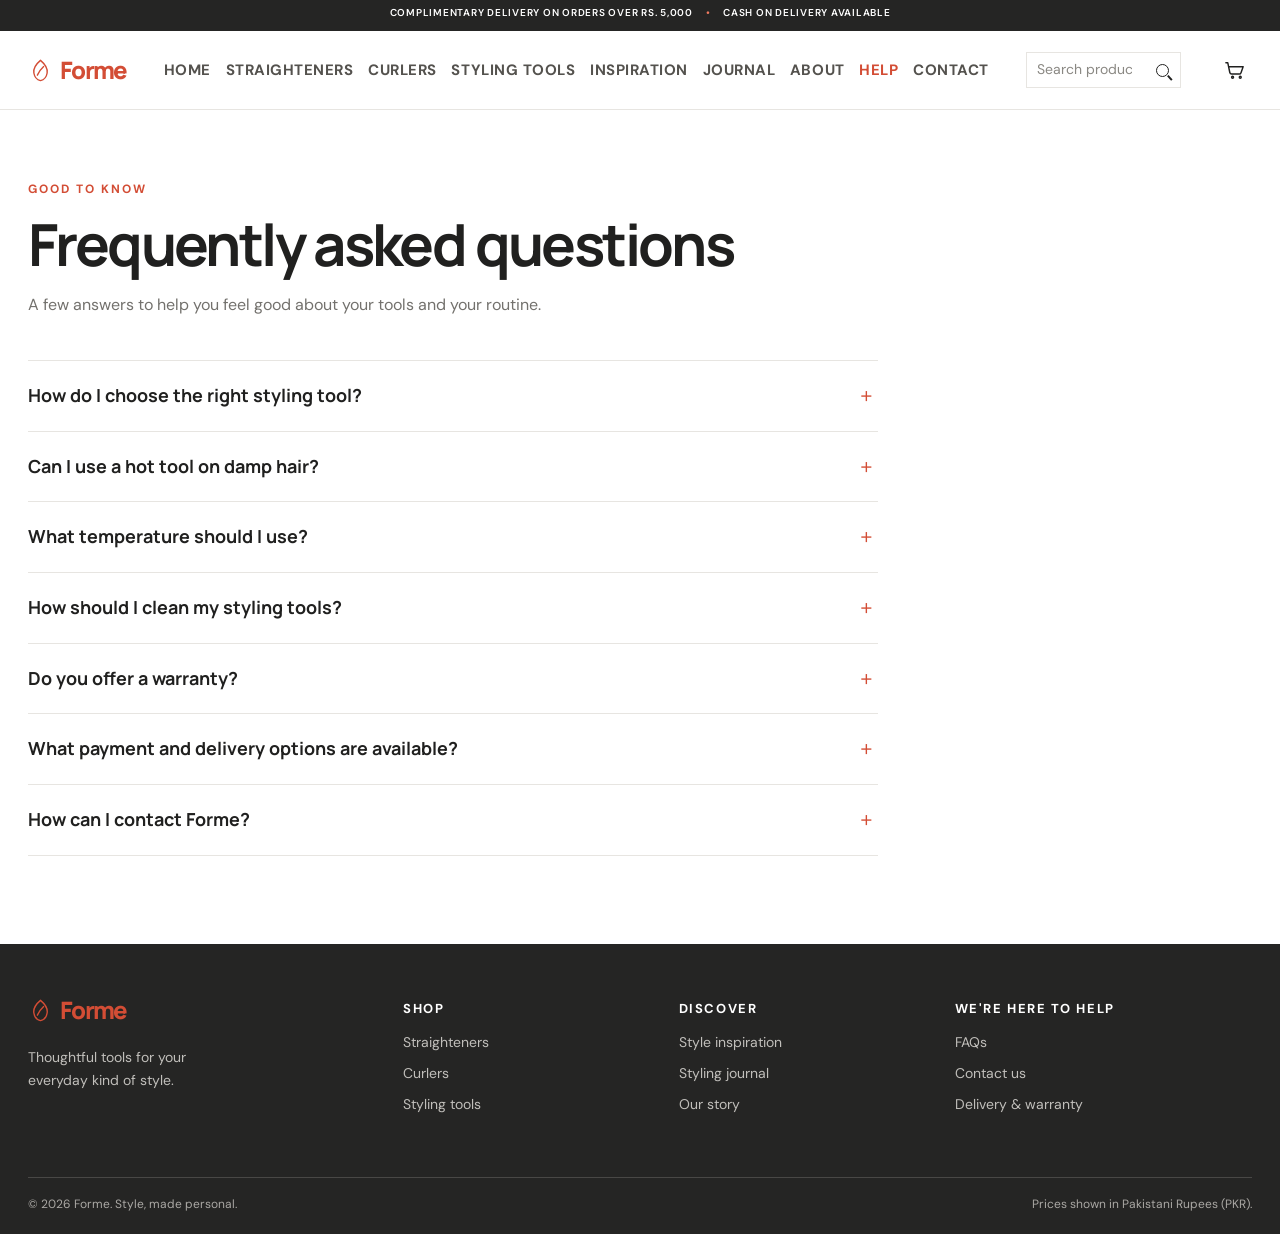
<file: faq.html>
<!doctype html>
<html lang="en">
<head>
    <meta charset="utf-8">
    <meta name="viewport" content="width=device-width, initial-scale=1">
    <meta name="description" content="Answers to common questions about Forme appliances, orders, and styling.">
    <title>FAQs | Forme</title>
    <link rel="stylesheet" href="style.css">
    <link rel="icon" type="image/svg+xml" href="data:image/svg+xml,%3Csvg xmlns=%27http://www.w3.org/2000/svg%27 viewBox=%270 0 32 32%27%3E%3Cpath d=%27M16 3C10 8 6.5 13.1 7.5 19.2 8.3 24.1 11.7 28 16 29c4.3-1 7.7-4.9 8.5-9.8C25.5 13.1 22 8 16 3Z%27 fill=%27none%27 stroke=%27%23d34d35%27 stroke-width=%272%27/%3E%3Cpath d=%27M12 22c2.1-4.1 4.3-7.7 8-11%27 fill=%27none%27 stroke=%27%2320201f%27 stroke-width=%272%27 stroke-linecap=%27round%27/%3E%3C/svg%3E">
</head>
<body>
<div class="announcement">Complimentary delivery on orders over Rs. 5,000 <span>•</span> Cash on delivery available</div>
<header class="site-header"><div class="header-inner"><a class="brand" href="index.html" aria-label="Forme home"><svg class="brand-mark" viewBox="0 0 32 32" aria-hidden="true"><path d="M16 3C10 8 6.5 13.1 7.5 19.2 8.3 24.1 11.7 28 16 29c4.3-1 7.7-4.9 8.5-9.8C25.5 13.1 22 8 16 3Z"></path><path d="M12 22c2.1-4.1 4.3-7.7 8-11"></path></svg><span class="brand-name">Forme</span></a><nav class="desktop-nav" aria-label="Main navigation"><a href="index.html">Home</a><a href="straighteners.html">Straighteners</a><a href="curlers.html">Curlers</a><a href="stylers.html">Styling tools</a><a href="hairstyles.html">Inspiration</a><a href="tips.html">Journal</a><a href="about.html">About</a><a href="faq.html" aria-current="page">Help</a><a href="contact.html">Contact</a></nav><form class="header-search" action="straighteners.html" method="get" role="search"><label class="visually-hidden" for="site-search">Search products</label><input id="site-search" type="search" name="q" placeholder="Search products"><button type="submit" aria-label="Submit search"><span class="search-icon" aria-hidden="true"></span></button></form><a class="cart-link" href="contact.html" aria-label="Cart and order enquiries"><svg viewBox="0 0 24 24" aria-hidden="true"><path d="M3 4h2l2.1 10.1a2 2 0 0 0 2 1.6h7.8a2 2 0 0 0 1.9-1.4L21 8H6"></path><circle cx="10" cy="19" r="1"></circle><circle cx="18" cy="19" r="1"></circle></svg></a><details class="mobile-nav"><summary><span class="menu-icon" aria-hidden="true"></span><span class="visually-hidden">Menu</span></summary><nav class="mobile-links" aria-label="Mobile navigation"><a href="index.html">Home</a><a href="straighteners.html">Straighteners</a><a href="curlers.html">Curlers</a><a href="stylers.html">Styling tools</a><a href="hairstyles.html">Inspiration</a><a href="tips.html">Journal</a><a href="about.html">About</a><a href="faq.html" aria-current="page">Help</a><a href="contact.html">Contact</a></nav></details></div></header>
<main class="page-wrap"><section class="page-intro"><p class="eyebrow">Good to know</p><h1>Frequently asked questions</h1><p class="lead">A few answers to help you feel good about your tools and your routine.</p></section><section class="faq-list" aria-label="Frequently asked questions">
    <details><summary>How do I choose the right styling tool?</summary><p>Start with the finish you reach for most. A straightener can smooth and create a soft bend, while a curler is designed for more defined movement. Visit each collection page for details.</p></details>
    <details><summary>Can I use a hot tool on damp hair?</summary><p>No. Always use hot styling tools on fully dry hair unless the tool is specifically designed for wet-to-dry styling. Check the product instructions before use.</p></details>
    <details><summary>What temperature should I use?</summary><p>Start with the lowest setting that works for your hair. Fine or chemically treated hair generally needs less heat; thicker textures may need more. Use heat protection every time.</p></details>
    <details><summary>How should I clean my styling tools?</summary><p>Unplug the tool and let it cool completely. Wipe the surfaces with a soft, dry cloth. Do not immerse an electrical styling tool in water.</p></details>
    <details><summary>Do you offer a warranty?</summary><p>Warranty terms vary by product and region. Please keep your proof of purchase and contact our team with the name of your tool for help.</p></details>
    <details><summary>What payment and delivery options are available?</summary><p>Cash on delivery is available. Complimentary delivery applies to orders over Rs. 5,000. Contact our team for delivery timing and order assistance.</p></details>
    <details><summary>How can I contact Forme?</summary><p>Use the form on our <a href="contact.html">Contact page</a> or email <a href="mailto:hello@forme.example">hello@forme.example</a>. We would be glad to help.</p></details>
</section></main>
<footer class="site-footer"><div class="page-wrap footer-grid"><div class="footer-brand"><a class="brand brand-light" href="index.html"><svg class="brand-mark" viewBox="0 0 32 32" aria-hidden="true"><path d="M16 3C10 8 6.5 13.1 7.5 19.2 8.3 24.1 11.7 28 16 29c4.3-1 7.7-4.9 8.5-9.8C25.5 13.1 22 8 16 3Z"></path><path d="M12 22c2.1-4.1 4.3-7.7 8-11"></path></svg><span class="brand-name">Forme</span></a><p>Thoughtful tools for your everyday kind of style.</p></div><div><h2>Shop</h2><a href="straighteners.html">Straighteners</a><a href="curlers.html">Curlers</a><a href="stylers.html">Styling tools</a></div><div><h2>Discover</h2><a href="hairstyles.html">Style inspiration</a><a href="tips.html">Styling journal</a><a href="about.html">Our story</a></div><div><h2>We're here to help</h2><a href="faq.html">FAQs</a><a href="contact.html">Contact us</a><a href="contact.html">Delivery &amp; warranty</a></div><div class="footer-bottom"><p>© 2026 Forme. Style, made personal.</p><p>Prices shown in Pakistani Rupees (PKR).</p></div></div></footer>
</body>
</html>
</file>
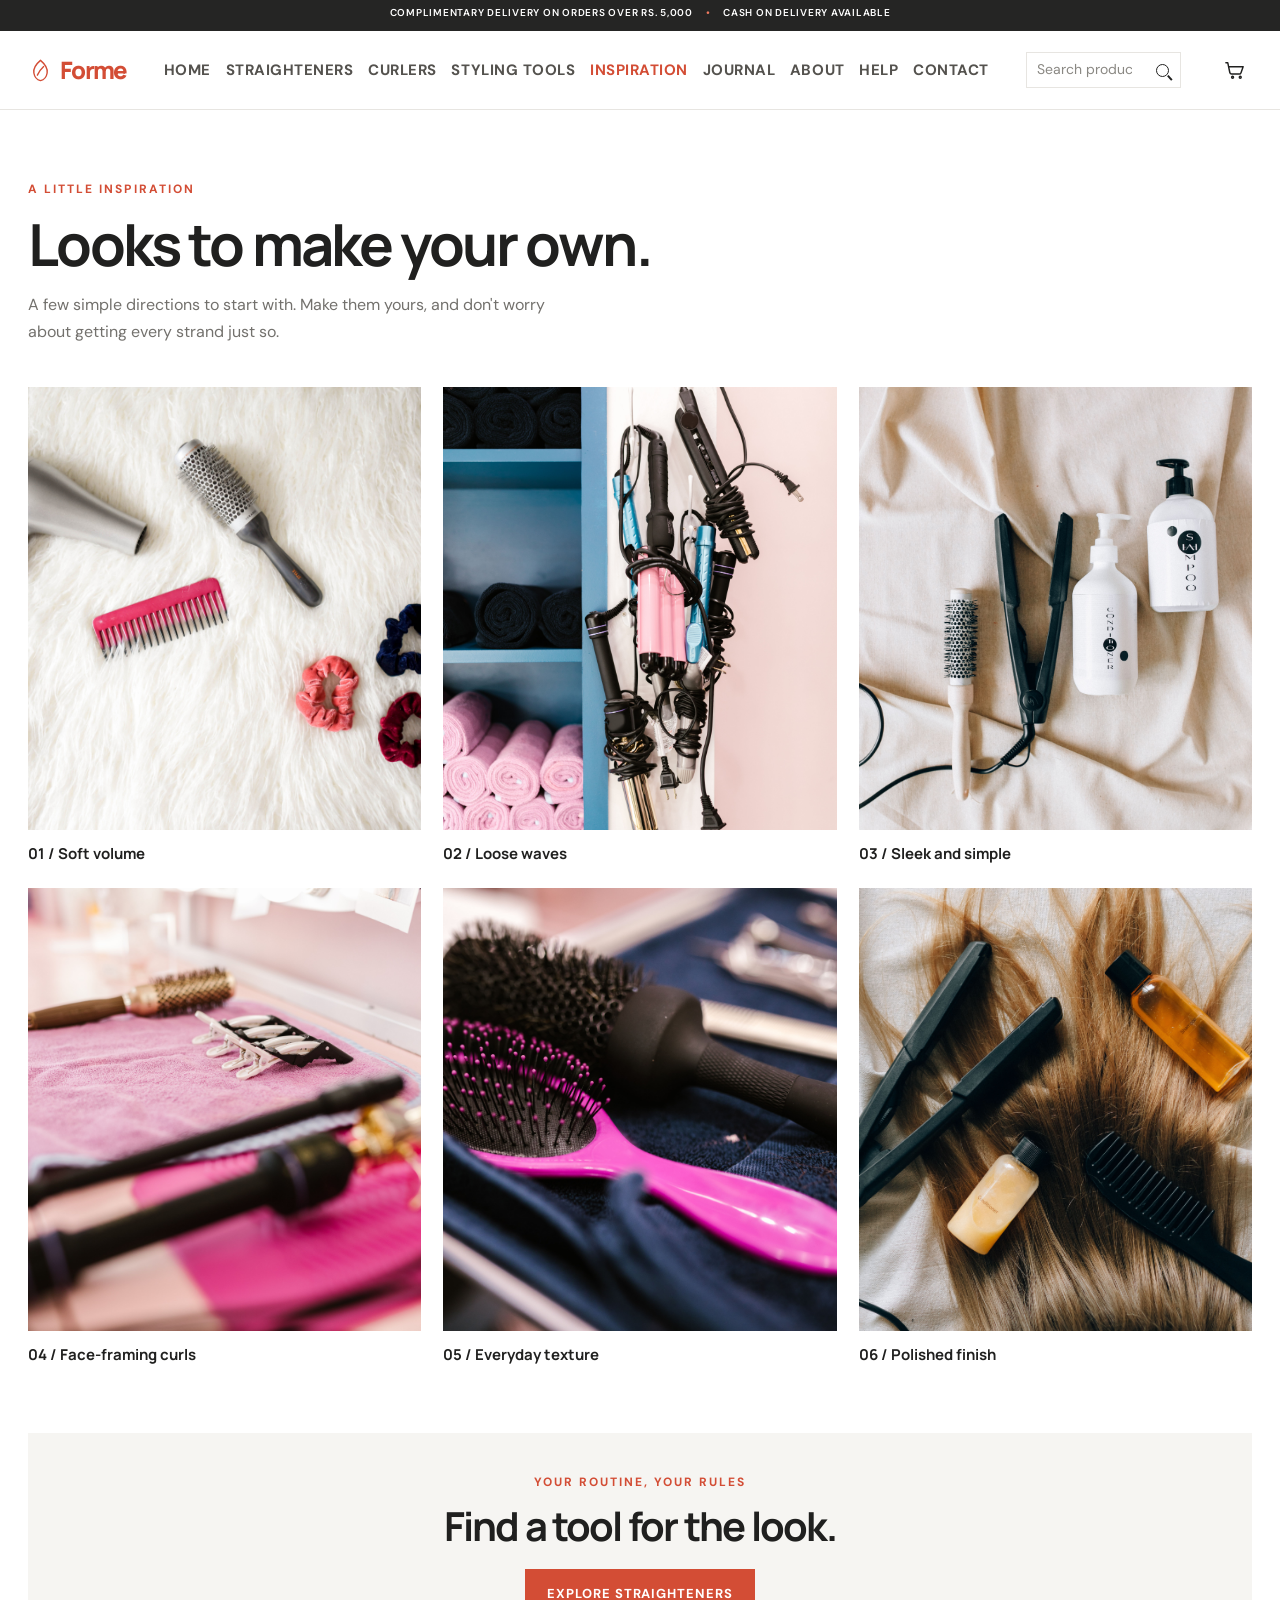
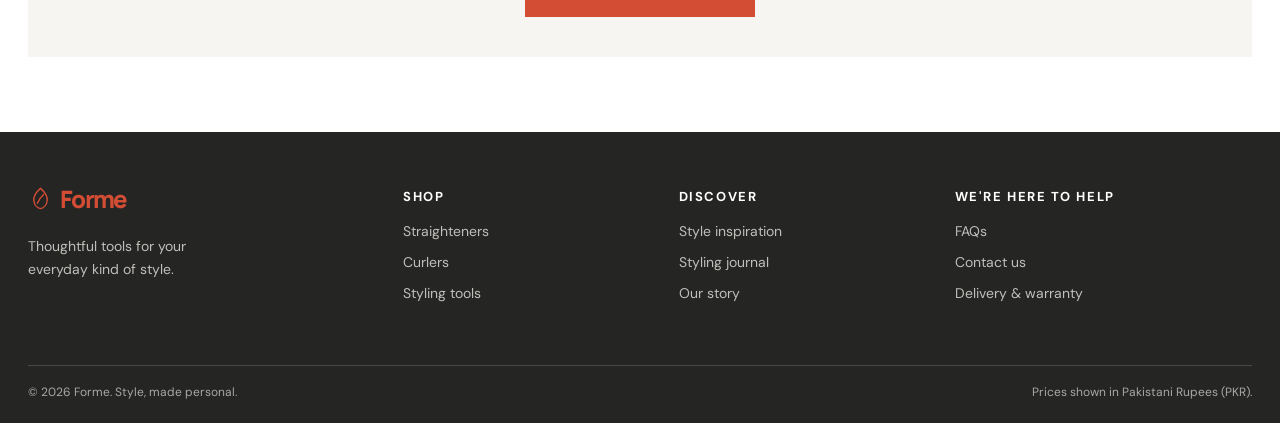
<file: hairstyles.html>
<!doctype html>
<html lang="en">
<head>
    <meta charset="utf-8">
    <meta name="viewport" content="width=device-width, initial-scale=1">
    <meta name="description" content="Explore wearable hairstyle inspiration and ideas to make your own.">
    <title>Style Inspiration | Forme</title>
    <link rel="stylesheet" href="style.css">
    <link rel="icon" type="image/svg+xml" href="data:image/svg+xml,%3Csvg xmlns=%27http://www.w3.org/2000/svg%27 viewBox=%270 0 32 32%27%3E%3Cpath d=%27M16 3C10 8 6.5 13.1 7.5 19.2 8.3 24.1 11.7 28 16 29c4.3-1 7.7-4.9 8.5-9.8C25.5 13.1 22 8 16 3Z%27 fill=%27none%27 stroke=%27%23d34d35%27 stroke-width=%272%27/%3E%3Cpath d=%27M12 22c2.1-4.1 4.3-7.7 8-11%27 fill=%27none%27 stroke=%27%2320201f%27 stroke-width=%272%27 stroke-linecap=%27round%27/%3E%3C/svg%3E">
</head>
<body>
<div class="announcement">Complimentary delivery on orders over Rs. 5,000 <span>•</span> Cash on delivery available</div>
<header class="site-header"><div class="header-inner"><a class="brand" href="index.html" aria-label="Forme home"><svg class="brand-mark" viewBox="0 0 32 32" aria-hidden="true"><path d="M16 3C10 8 6.5 13.1 7.5 19.2 8.3 24.1 11.7 28 16 29c4.3-1 7.7-4.9 8.5-9.8C25.5 13.1 22 8 16 3Z"></path><path d="M12 22c2.1-4.1 4.3-7.7 8-11"></path></svg><span class="brand-name">Forme</span></a><nav class="desktop-nav" aria-label="Main navigation"><a href="index.html">Home</a><a href="straighteners.html">Straighteners</a><a href="curlers.html">Curlers</a><a href="stylers.html">Styling tools</a><a href="hairstyles.html" aria-current="page">Inspiration</a><a href="tips.html">Journal</a><a href="about.html">About</a><a href="faq.html">Help</a><a href="contact.html">Contact</a></nav><form class="header-search" action="straighteners.html" method="get" role="search"><label class="visually-hidden" for="site-search">Search products</label><input id="site-search" type="search" name="q" placeholder="Search products"><button type="submit" aria-label="Submit search"><span class="search-icon" aria-hidden="true"></span></button></form><a class="cart-link" href="contact.html" aria-label="Cart and order enquiries"><svg viewBox="0 0 24 24" aria-hidden="true"><path d="M3 4h2l2.1 10.1a2 2 0 0 0 2 1.6h7.8a2 2 0 0 0 1.9-1.4L21 8H6"></path><circle cx="10" cy="19" r="1"></circle><circle cx="18" cy="19" r="1"></circle></svg></a><details class="mobile-nav"><summary><span class="menu-icon" aria-hidden="true"></span><span class="visually-hidden">Menu</span></summary><nav class="mobile-links" aria-label="Mobile navigation"><a href="index.html">Home</a><a href="straighteners.html">Straighteners</a><a href="curlers.html">Curlers</a><a href="stylers.html">Styling tools</a><a href="hairstyles.html" aria-current="page">Inspiration</a><a href="tips.html">Journal</a><a href="about.html">About</a><a href="faq.html">Help</a><a href="contact.html">Contact</a></nav></details></div></header>
<main class="page-wrap"><section class="page-intro"><p class="eyebrow">A little inspiration</p><h1>Looks to make your own.</h1><p class="lead">A few simple directions to start with. Make them yours, and don't worry about getting every strand just so.</p></section><section class="image-grid" aria-label="Hairstyle inspiration">
    <figure><img src="images/style-1.jpg" alt="Soft, natural volume through the lengths"><figcaption>01 / Soft volume</figcaption></figure>
    <figure><img src="images/curler-1.jpg" alt="Long, loose curls with natural movement"><figcaption>02 / Loose waves</figcaption></figure>
    <figure><img src="images/straightener-1.jpg" alt="A sleek straight style with shine"><figcaption>03 / Sleek and simple</figcaption></figure>
    <figure><img src="images/curler-2.jpg" alt="Face-framing curls with a soft finish"><figcaption>04 / Face-framing curls</figcaption></figure>
    <figure><img src="images/style-2.jpg" alt="An easy, everyday style with a relaxed finish"><figcaption>05 / Everyday texture</figcaption></figure>
    <figure><img src="images/style-3.jpg" alt="A polished style with a softly curved shape"><figcaption>06 / Polished finish</figcaption></figure>
</section><section class="inspiration-cta"><p class="eyebrow">Your routine, your rules</p><h2>Find a tool for the look.</h2><a class="button" href="straighteners.html">Explore straighteners</a></section></main>
<footer class="site-footer"><div class="page-wrap footer-grid"><div class="footer-brand"><a class="brand brand-light" href="index.html"><svg class="brand-mark" viewBox="0 0 32 32" aria-hidden="true"><path d="M16 3C10 8 6.5 13.1 7.5 19.2 8.3 24.1 11.7 28 16 29c4.3-1 7.7-4.9 8.5-9.8C25.5 13.1 22 8 16 3Z"></path><path d="M12 22c2.1-4.1 4.3-7.7 8-11"></path></svg><span class="brand-name">Forme</span></a><p>Thoughtful tools for your everyday kind of style.</p></div><div><h2>Shop</h2><a href="straighteners.html">Straighteners</a><a href="curlers.html">Curlers</a><a href="stylers.html">Styling tools</a></div><div><h2>Discover</h2><a href="hairstyles.html">Style inspiration</a><a href="tips.html">Styling journal</a><a href="about.html">Our story</a></div><div><h2>We're here to help</h2><a href="faq.html">FAQs</a><a href="contact.html">Contact us</a><a href="contact.html">Delivery &amp; warranty</a></div><div class="footer-bottom"><p>© 2026 Forme. Style, made personal.</p><p>Prices shown in Pakistani Rupees (PKR).</p></div></div></footer>
</body>
</html>
</file>
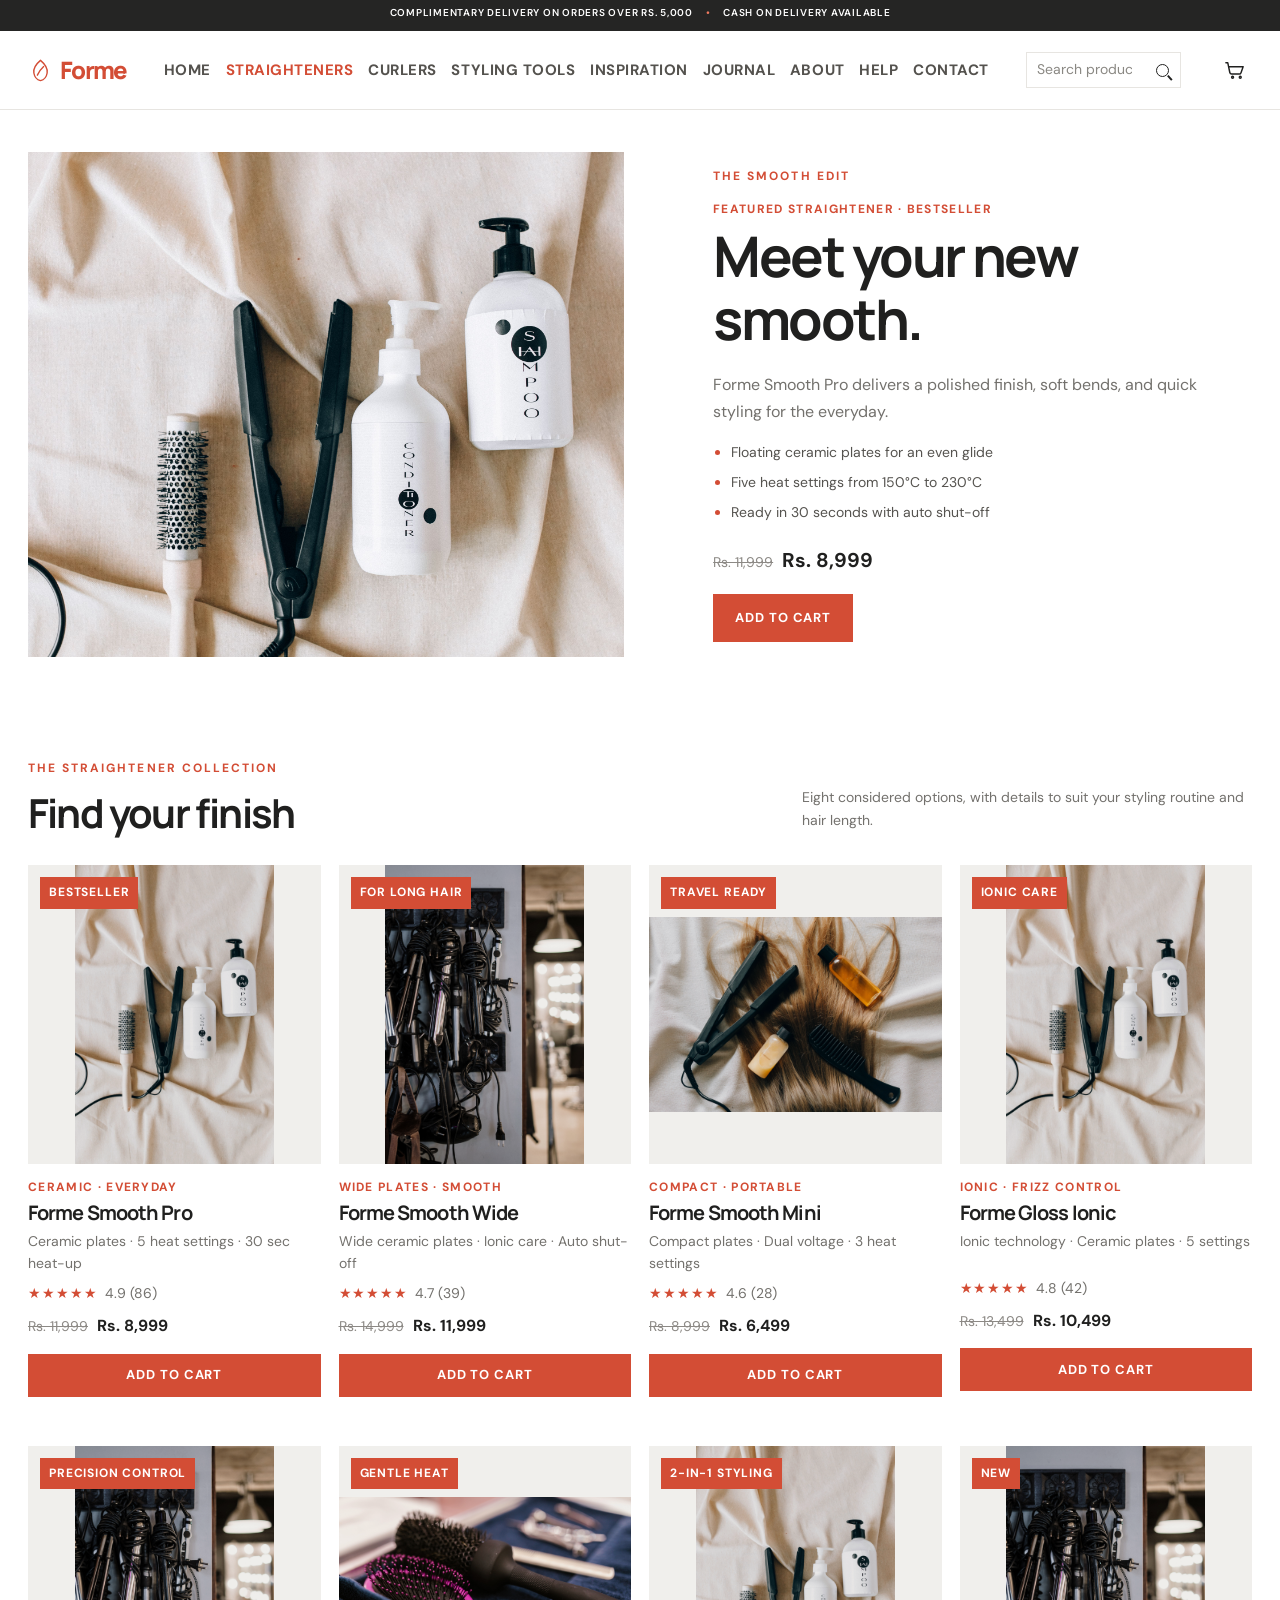
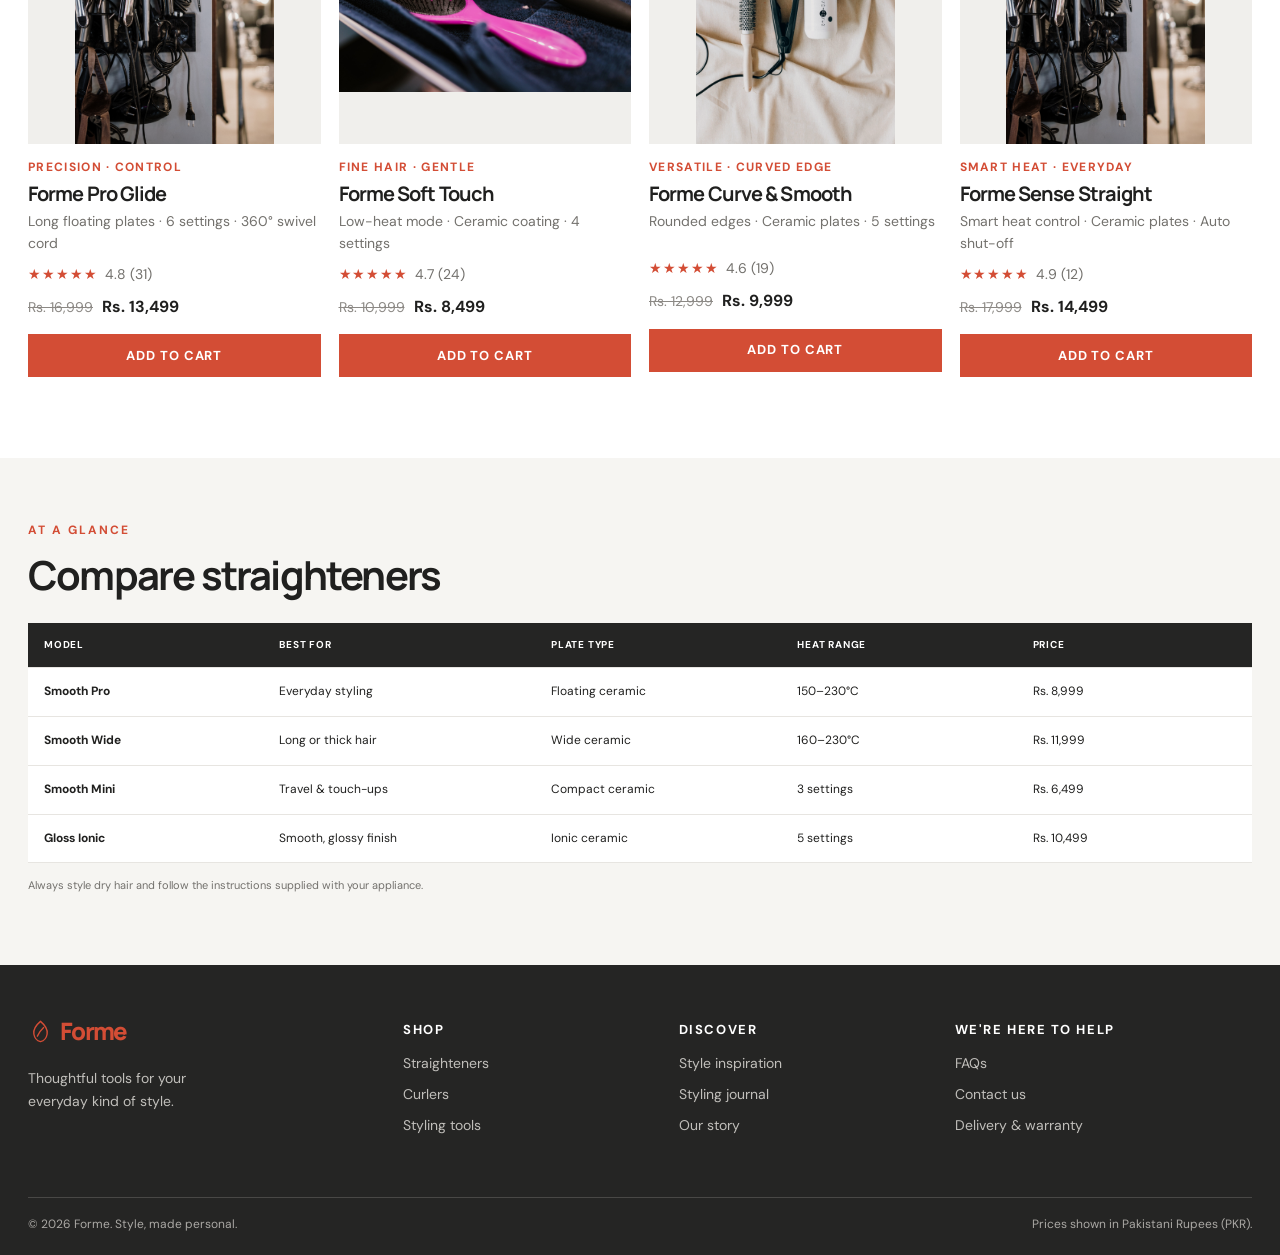
<file: straighteners.html>
<!doctype html>
<html lang="en">
<head>
    <meta charset="utf-8">
    <meta name="viewport" content="width=device-width, initial-scale=1">
    <meta name="description" content="Explore Forme straighteners for sleek looks, soft bends, and everyday styling.">
    <title>Straighteners | Forme</title>
    <link rel="stylesheet" href="style.css">
    <link rel="icon" type="image/svg+xml" href="data:image/svg+xml,%3Csvg xmlns=%27http://www.w3.org/2000/svg%27 viewBox=%270 0 32 32%27%3E%3Cpath d=%27M16 3C10 8 6.5 13.1 7.5 19.2 8.3 24.1 11.7 28 16 29c4.3-1 7.7-4.9 8.5-9.8C25.5 13.1 22 8 16 3Z%27 fill=%27none%27 stroke=%27%23d34d35%27 stroke-width=%272%27/%3E%3Cpath d=%27M12 22c2.1-4.1 4.3-7.7 8-11%27 fill=%27none%27 stroke=%27%2320201f%27 stroke-width=%272%27 stroke-linecap=%27round%27/%3E%3C/svg%3E">
</head>
<body>
<div class="announcement">Complimentary delivery on orders over Rs. 5,000 <span>•</span> Cash on delivery available</div>
<header class="site-header"><div class="header-inner"><a class="brand" href="index.html" aria-label="Forme home"><svg class="brand-mark" viewBox="0 0 32 32" aria-hidden="true"><path d="M16 3C10 8 6.5 13.1 7.5 19.2 8.3 24.1 11.7 28 16 29c4.3-1 7.7-4.9 8.5-9.8C25.5 13.1 22 8 16 3Z"></path><path d="M12 22c2.1-4.1 4.3-7.7 8-11"></path></svg><span class="brand-name">Forme</span></a><nav class="desktop-nav" aria-label="Main navigation"><a href="index.html">Home</a><a href="straighteners.html" aria-current="page">Straighteners</a><a href="curlers.html">Curlers</a><a href="stylers.html">Styling tools</a><a href="hairstyles.html">Inspiration</a><a href="tips.html">Journal</a><a href="about.html">About</a><a href="faq.html">Help</a><a href="contact.html">Contact</a></nav><form class="header-search" action="straighteners.html" method="get" role="search"><label class="visually-hidden" for="site-search">Search products</label><input id="site-search" type="search" name="q" placeholder="Search products"><button type="submit" aria-label="Submit search"><span class="search-icon" aria-hidden="true"></span></button></form><a class="cart-link" href="contact.html" aria-label="Cart and order enquiries"><svg viewBox="0 0 24 24" aria-hidden="true"><path d="M3 4h2l2.1 10.1a2 2 0 0 0 2 1.6h7.8a2 2 0 0 0 1.9-1.4L21 8H6"></path><circle cx="10" cy="19" r="1"></circle><circle cx="18" cy="19" r="1"></circle></svg></a><details class="mobile-nav"><summary><span class="menu-icon" aria-hidden="true"></span><span class="visually-hidden">Menu</span></summary><nav class="mobile-links" aria-label="Mobile navigation"><a href="index.html">Home</a><a href="straighteners.html" aria-current="page">Straighteners</a><a href="curlers.html">Curlers</a><a href="stylers.html">Styling tools</a><a href="hairstyles.html">Inspiration</a><a href="tips.html">Journal</a><a href="about.html">About</a><a href="faq.html">Help</a><a href="contact.html">Contact</a></nav></details></div></header>
<main>
    <section class="featured-product page-wrap"><div class="featured-image"><img src="images/straightener-1.jpg" alt="Sleek, glossy hair styled with a straightener"></div><div class="featured-copy"><p class="eyebrow">The smooth edit</p><p class="product-tag">Featured straightener · Bestseller</p><h1>Meet your new smooth.</h1><p class="lead">Forme Smooth Pro delivers a polished finish, soft bends, and quick styling for the everyday.</p><ul class="feature-list"><li>Floating ceramic plates for an even glide</li><li>Five heat settings from 150°C to 230°C</li><li>Ready in 30 seconds with auto shut-off</li></ul><p class="price"><del>Rs. 11,999</del><strong>Rs. 8,999</strong></p><a class="button" href="contact.html">Add to Cart</a></div></section>
    <section class="page-wrap section collection-section"><div class="section-heading"><div><p class="eyebrow">The straightener collection</p><h2>Find your finish</h2></div><p>Eight considered options, with details to suit your styling routine and hair length.</p></div><div class="product-grid product-grid-4">
        <article class="product-card"><a class="product-photo" href="contact.html"><span class="product-badge">Bestseller</span><img src="images/straightener-1.jpg" alt="Smooth, glossy hair styled straight"></a><p class="product-tag">Ceramic · Everyday</p><h3>Forme Smooth Pro</h3><p class="specs">Ceramic plates · 5 heat settings · 30 sec heat-up</p><p class="rating" aria-label="Rated 4.9 out of 5 stars"><span aria-hidden="true">★★★★★</span> <small>4.9 (86)</small></p><p class="price"><del>Rs. 11,999</del><strong>Rs. 8,999</strong></p><a class="button button-full" href="contact.html">Add to Cart</a></article>
        <article class="product-card"><a class="product-photo" href="contact.html"><span class="product-badge">For long hair</span><img src="images/straightener-2.jpg" alt="Healthy-looking straight hair with a soft finish"></a><p class="product-tag">Wide plates · Smooth</p><h3>Forme Smooth Wide</h3><p class="specs">Wide ceramic plates · Ionic care · Auto shut-off</p><p class="rating" aria-label="Rated 4.7 out of 5 stars"><span aria-hidden="true">★★★★★</span> <small>4.7 (39)</small></p><p class="price"><del>Rs. 14,999</del><strong>Rs. 11,999</strong></p><a class="button button-full" href="contact.html">Add to Cart</a></article>
        <article class="product-card"><a class="product-photo" href="contact.html"><span class="product-badge">Travel ready</span><img src="images/style-3.jpg" alt="A polished hairstyle with softly curved shape"></a><p class="product-tag">Compact · Portable</p><h3>Forme Smooth Mini</h3><p class="specs">Compact plates · Dual voltage · 3 heat settings</p><p class="rating" aria-label="Rated 4.6 out of 5 stars"><span aria-hidden="true">★★★★★</span> <small>4.6 (28)</small></p><p class="price"><del>Rs. 8,999</del><strong>Rs. 6,499</strong></p><a class="button button-full" href="contact.html">Add to Cart</a></article>
        <article class="product-card"><a class="product-photo" href="contact.html"><span class="product-badge">Ionic care</span><img src="images/straightener-1.jpg" alt="Sleek hair with a glossy finish"></a><p class="product-tag">Ionic · Frizz control</p><h3>Forme Gloss Ionic</h3><p class="specs">Ionic technology · Ceramic plates · 5 settings</p><p class="rating" aria-label="Rated 4.8 out of 5 stars"><span aria-hidden="true">★★★★★</span> <small>4.8 (42)</small></p><p class="price"><del>Rs. 13,499</del><strong>Rs. 10,499</strong></p><a class="button button-full" href="contact.html">Add to Cart</a></article>
        <article class="product-card"><a class="product-photo" href="contact.html"><span class="product-badge">Precision control</span><img src="images/straightener-2.jpg" alt="Soft, straight hair with shine"></a><p class="product-tag">Precision · Control</p><h3>Forme Pro Glide</h3><p class="specs">Long floating plates · 6 settings · 360° swivel cord</p><p class="rating" aria-label="Rated 4.8 out of 5 stars"><span aria-hidden="true">★★★★★</span> <small>4.8 (31)</small></p><p class="price"><del>Rs. 16,999</del><strong>Rs. 13,499</strong></p><a class="button button-full" href="contact.html">Add to Cart</a></article>
        <article class="product-card"><a class="product-photo" href="contact.html"><span class="product-badge">Gentle heat</span><img src="images/style-2.jpg" alt="A soft everyday hairstyle with natural texture"></a><p class="product-tag">Fine hair · Gentle</p><h3>Forme Soft Touch</h3><p class="specs">Low-heat mode · Ceramic coating · 4 settings</p><p class="rating" aria-label="Rated 4.7 out of 5 stars"><span aria-hidden="true">★★★★★</span> <small>4.7 (24)</small></p><p class="price"><del>Rs. 10,999</del><strong>Rs. 8,499</strong></p><a class="button button-full" href="contact.html">Add to Cart</a></article>
        <article class="product-card"><a class="product-photo" href="contact.html"><span class="product-badge">2-in-1 styling</span><img src="images/straightener-1.jpg" alt="Sleek straight styling with a subtle bend"></a><p class="product-tag">Versatile · Curved edge</p><h3>Forme Curve &amp; Smooth</h3><p class="specs">Rounded edges · Ceramic plates · 5 settings</p><p class="rating" aria-label="Rated 4.6 out of 5 stars"><span aria-hidden="true">★★★★★</span> <small>4.6 (19)</small></p><p class="price"><del>Rs. 12,999</del><strong>Rs. 9,999</strong></p><a class="button button-full" href="contact.html">Add to Cart</a></article>
        <article class="product-card"><a class="product-photo" href="contact.html"><span class="product-badge">New</span><img src="images/straightener-2.jpg" alt="Smooth hair styled with a soft, natural finish"></a><p class="product-tag">Smart heat · Everyday</p><h3>Forme Sense Straight</h3><p class="specs">Smart heat control · Ceramic plates · Auto shut-off</p><p class="rating" aria-label="Rated 4.9 out of 5 stars"><span aria-hidden="true">★★★★★</span> <small>4.9 (12)</small></p><p class="price"><del>Rs. 17,999</del><strong>Rs. 14,499</strong></p><a class="button button-full" href="contact.html">Add to Cart</a></article>
    </div></section>
    <section class="comparison-section"><div class="page-wrap"><p class="eyebrow">At a glance</p><h2>Compare straighteners</h2><div class="table-scroll"><table><thead><tr><th scope="col">Model</th><th scope="col">Best for</th><th scope="col">Plate type</th><th scope="col">Heat range</th><th scope="col">Price</th></tr></thead><tbody><tr><th scope="row">Smooth Pro</th><td>Everyday styling</td><td>Floating ceramic</td><td>150–230°C</td><td>Rs. 8,999</td></tr><tr><th scope="row">Smooth Wide</th><td>Long or thick hair</td><td>Wide ceramic</td><td>160–230°C</td><td>Rs. 11,999</td></tr><tr><th scope="row">Smooth Mini</th><td>Travel &amp; touch-ups</td><td>Compact ceramic</td><td>3 settings</td><td>Rs. 6,499</td></tr><tr><th scope="row">Gloss Ionic</th><td>Smooth, glossy finish</td><td>Ionic ceramic</td><td>5 settings</td><td>Rs. 10,499</td></tr></tbody></table></div><p class="table-note">Always style dry hair and follow the instructions supplied with your appliance.</p></div></section>
</main>
<footer class="site-footer"><div class="page-wrap footer-grid"><div class="footer-brand"><a class="brand brand-light" href="index.html"><svg class="brand-mark" viewBox="0 0 32 32" aria-hidden="true"><path d="M16 3C10 8 6.5 13.1 7.5 19.2 8.3 24.1 11.7 28 16 29c4.3-1 7.7-4.9 8.5-9.8C25.5 13.1 22 8 16 3Z"></path><path d="M12 22c2.1-4.1 4.3-7.7 8-11"></path></svg><span class="brand-name">Forme</span></a><p>Thoughtful tools for your everyday kind of style.</p></div><div><h2>Shop</h2><a href="straighteners.html">Straighteners</a><a href="curlers.html">Curlers</a><a href="stylers.html">Styling tools</a></div><div><h2>Discover</h2><a href="hairstyles.html">Style inspiration</a><a href="tips.html">Styling journal</a><a href="about.html">Our story</a></div><div><h2>We're here to help</h2><a href="faq.html">FAQs</a><a href="contact.html">Contact us</a><a href="contact.html">Delivery &amp; warranty</a></div><div class="footer-bottom"><p>© 2026 Forme. Style, made personal.</p><p>Prices shown in Pakistani Rupees (PKR).</p></div></div></footer>
</body>
</html>
</file>
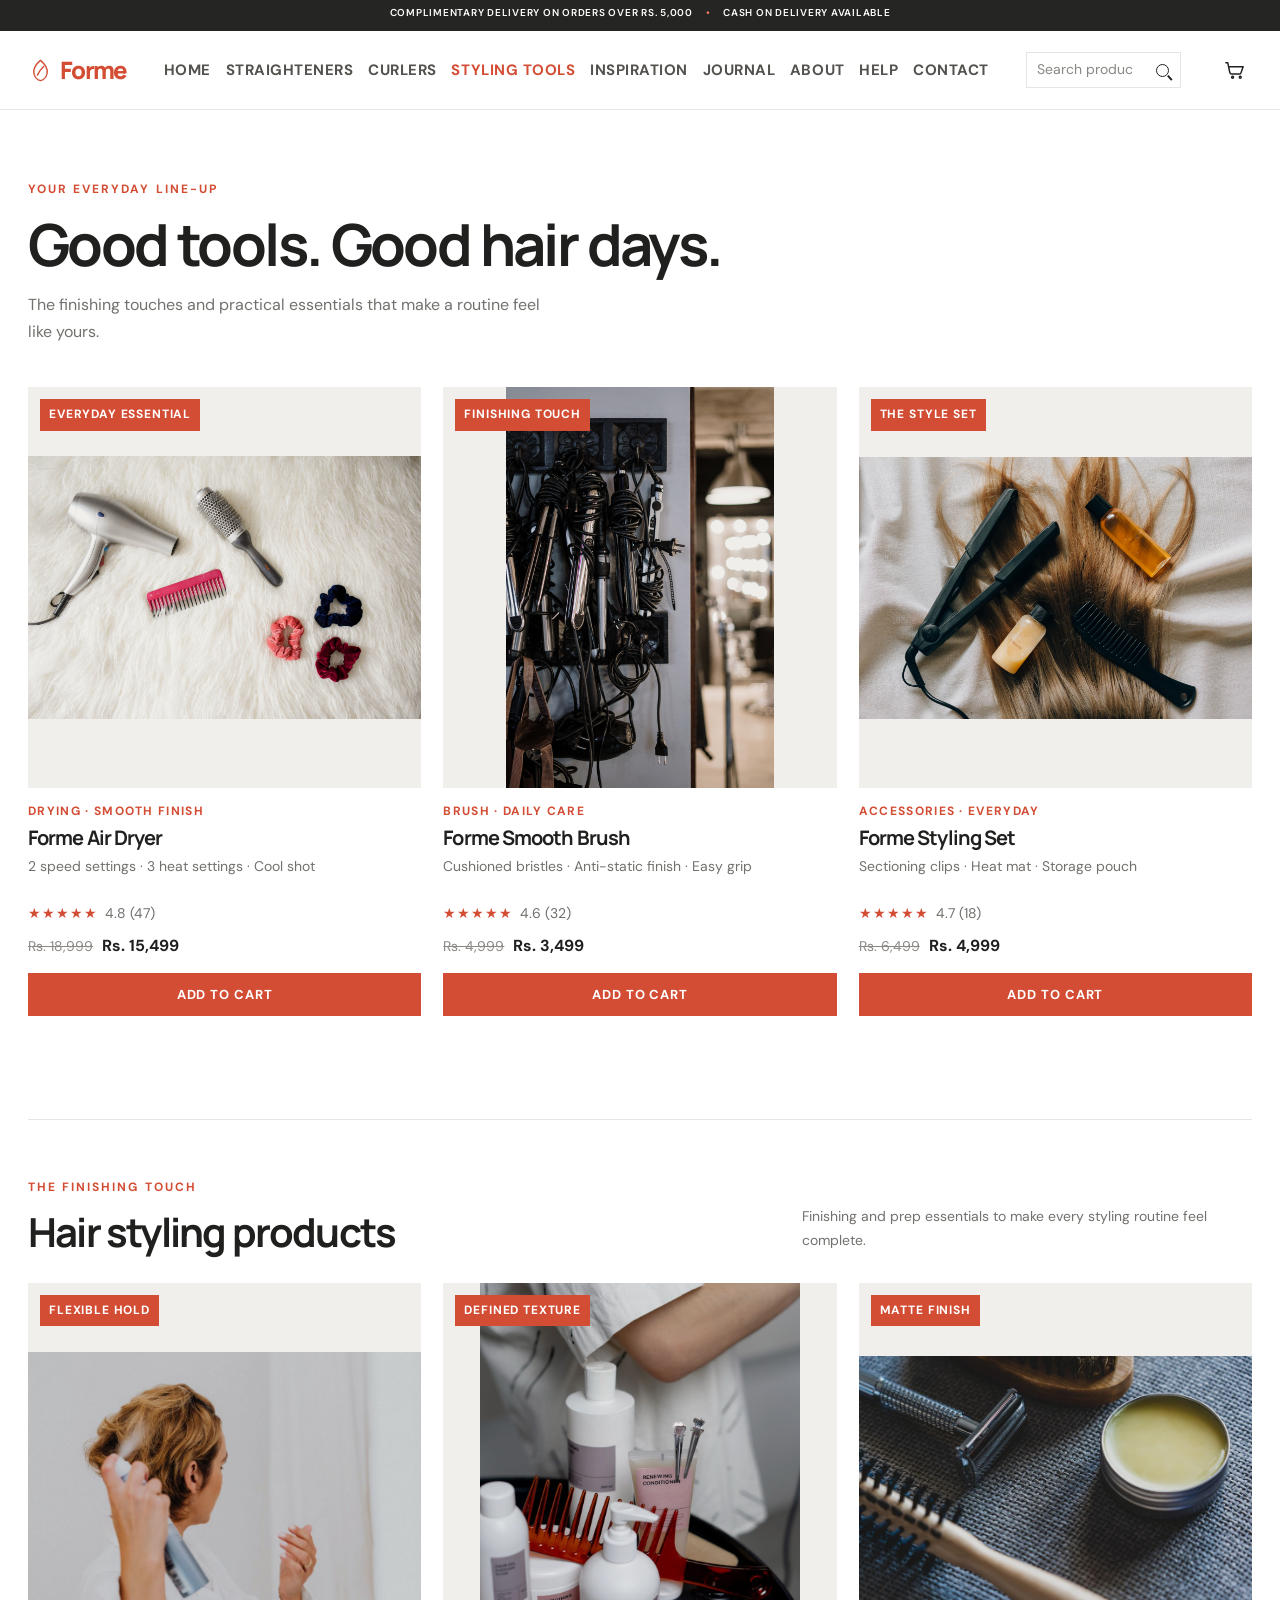
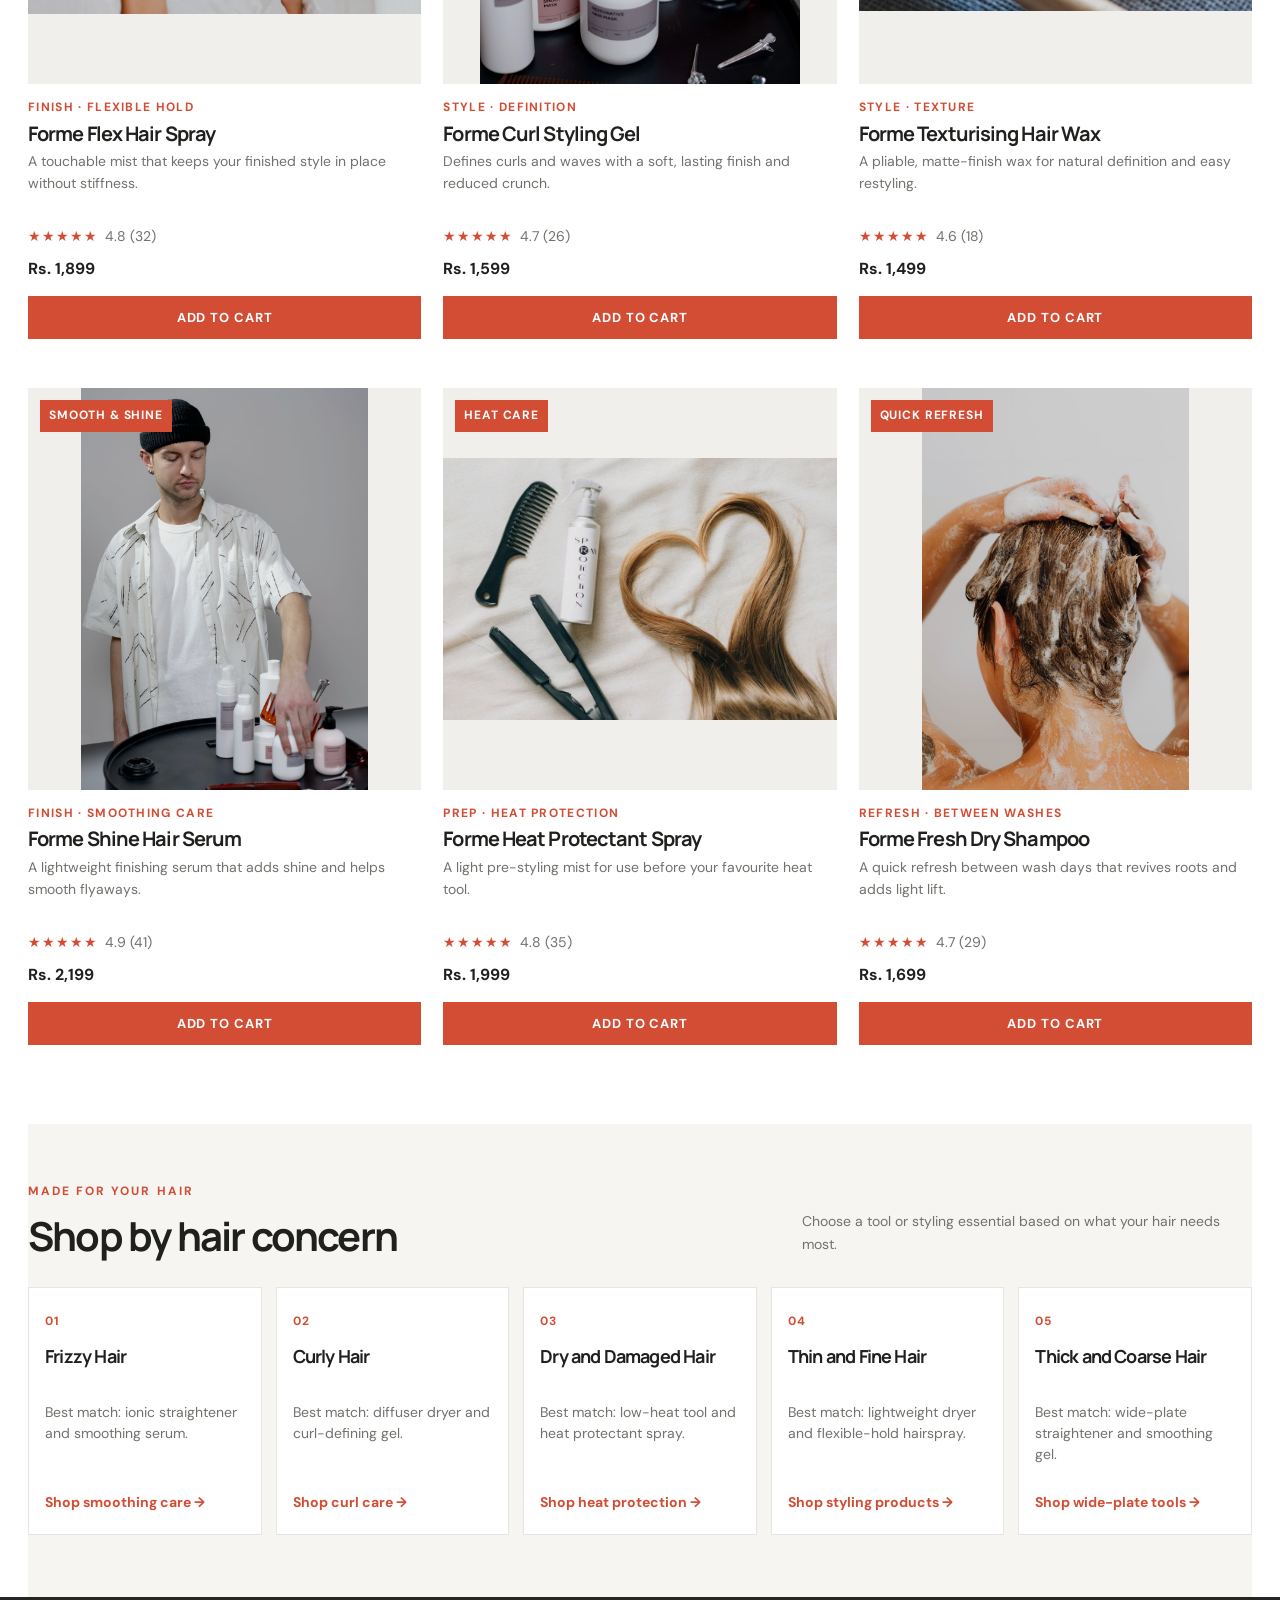
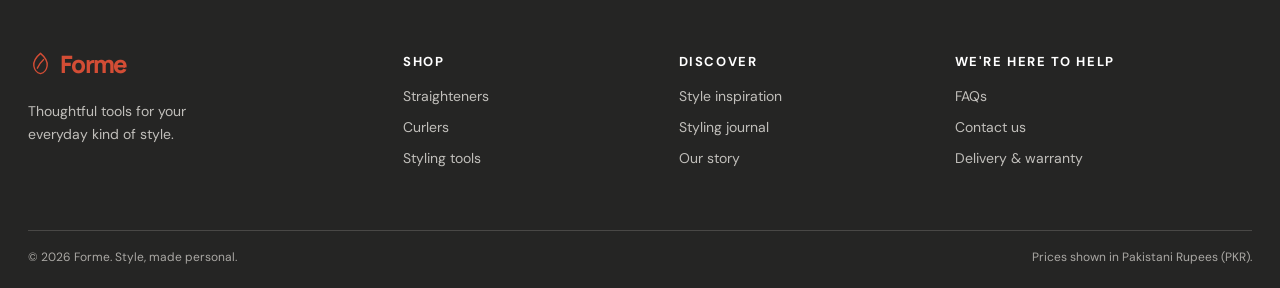
<file: stylers.html>
<!doctype html>
<html lang="en">
<head>
    <meta charset="utf-8">
    <meta name="viewport" content="width=device-width, initial-scale=1">
    <meta name="description" content="Discover practical hair dryers, brushes, and styling essentials from Forme.">
    <title>Styling Tools | Forme</title>
    <link rel="stylesheet" href="style.css">
    <link rel="icon" type="image/svg+xml" href="data:image/svg+xml,%3Csvg xmlns=%27http://www.w3.org/2000/svg%27 viewBox=%270 0 32 32%27%3E%3Cpath d=%27M16 3C10 8 6.5 13.1 7.5 19.2 8.3 24.1 11.7 28 16 29c4.3-1 7.7-4.9 8.5-9.8C25.5 13.1 22 8 16 3Z%27 fill=%27none%27 stroke=%27%23d34d35%27 stroke-width=%272%27/%3E%3Cpath d=%27M12 22c2.1-4.1 4.3-7.7 8-11%27 fill=%27none%27 stroke=%27%2320201f%27 stroke-width=%272%27 stroke-linecap=%27round%27/%3E%3C/svg%3E">
</head>
<body>
<div class="announcement">Complimentary delivery on orders over Rs. 5,000 <span>•</span> Cash on delivery available</div>
<header class="site-header"><div class="header-inner"><a class="brand" href="index.html" aria-label="Forme home"><svg class="brand-mark" viewBox="0 0 32 32" aria-hidden="true"><path d="M16 3C10 8 6.5 13.1 7.5 19.2 8.3 24.1 11.7 28 16 29c4.3-1 7.7-4.9 8.5-9.8C25.5 13.1 22 8 16 3Z"></path><path d="M12 22c2.1-4.1 4.3-7.7 8-11"></path></svg><span class="brand-name">Forme</span></a><nav class="desktop-nav" aria-label="Main navigation"><a href="index.html">Home</a><a href="straighteners.html">Straighteners</a><a href="curlers.html">Curlers</a><a href="stylers.html" aria-current="page">Styling tools</a><a href="hairstyles.html">Inspiration</a><a href="tips.html">Journal</a><a href="about.html">About</a><a href="faq.html">Help</a><a href="contact.html">Contact</a></nav><form class="header-search" action="straighteners.html" method="get" role="search"><label class="visually-hidden" for="site-search">Search products</label><input id="site-search" type="search" name="q" placeholder="Search products"><button type="submit" aria-label="Submit search"><span class="search-icon" aria-hidden="true"></span></button></form><a class="cart-link" href="contact.html" aria-label="Cart and order enquiries"><svg viewBox="0 0 24 24" aria-hidden="true"><path d="M3 4h2l2.1 10.1a2 2 0 0 0 2 1.6h7.8a2 2 0 0 0 1.9-1.4L21 8H6"></path><circle cx="10" cy="19" r="1"></circle><circle cx="18" cy="19" r="1"></circle></svg></a><details class="mobile-nav"><summary><span class="menu-icon" aria-hidden="true"></span><span class="visually-hidden">Menu</span></summary><nav class="mobile-links" aria-label="Mobile navigation"><a href="index.html">Home</a><a href="straighteners.html">Straighteners</a><a href="curlers.html">Curlers</a><a href="stylers.html" aria-current="page">Styling tools</a><a href="hairstyles.html">Inspiration</a><a href="tips.html">Journal</a><a href="about.html">About</a><a href="faq.html">Help</a><a href="contact.html">Contact</a></nav></details></div></header>
<main class="page-wrap"><section class="page-intro"><p class="eyebrow">Your everyday line-up</p><h1>Good tools. Good hair days.</h1><p class="lead">The finishing touches and practical essentials that make a routine feel like yours.</p></section><section class="product-grid" aria-label="Styling tools collection">
    <article class="product-card"><a class="product-photo" href="contact.html"><span class="product-badge">Everyday essential</span><img src="images/style-1.jpg" alt="Natural volume and movement in styled hair"></a><p class="product-tag">Drying · Smooth finish</p><h3>Forme Air Dryer</h3><p class="specs">2 speed settings · 3 heat settings · Cool shot</p><p class="rating" aria-label="Rated 4.8 out of 5 stars"><span aria-hidden="true">★★★★★</span> <small>4.8 (47)</small></p><p class="price"><del>Rs. 18,999</del><strong>Rs. 15,499</strong></p><a class="button button-full" href="contact.html">Add to Cart</a></article>
    <article class="product-card"><a class="product-photo" href="contact.html"><span class="product-badge">Finishing touch</span><img src="images/straightener-2.jpg" alt="Healthy-looking hair with soft, natural shine"></a><p class="product-tag">Brush · Daily care</p><h3>Forme Smooth Brush</h3><p class="specs">Cushioned bristles · Anti-static finish · Easy grip</p><p class="rating" aria-label="Rated 4.6 out of 5 stars"><span aria-hidden="true">★★★★★</span> <small>4.6 (32)</small></p><p class="price"><del>Rs. 4,999</del><strong>Rs. 3,499</strong></p><a class="button button-full" href="contact.html">Add to Cart</a></article>
    <article class="product-card"><a class="product-photo" href="contact.html"><span class="product-badge">The style set</span><img src="images/style-3.jpg" alt="A polished look with softly curved shape"></a><p class="product-tag">Accessories · Everyday</p><h3>Forme Styling Set</h3><p class="specs">Sectioning clips · Heat mat · Storage pouch</p><p class="rating" aria-label="Rated 4.7 out of 5 stars"><span aria-hidden="true">★★★★★</span> <small>4.7 (18)</small></p><p class="price"><del>Rs. 6,499</del><strong>Rs. 4,999</strong></p><a class="button button-full" href="contact.html">Add to Cart</a></article>
</section>
<section class="styling-products" id="styling-products"><div class="section-heading"><div><p class="eyebrow">The finishing touch</p><h2>Hair styling products</h2></div><p>Finishing and prep essentials to make every styling routine feel complete.</p></div><div class="product-grid styling-product-grid">
    <article class="product-card"><a class="product-photo" href="contact.html"><span class="product-badge">Flexible hold</span><img src="images/hair-spray.jpg" alt="Hair spray being used to finish a hairstyle"></a><p class="product-tag">Finish · Flexible hold</p><h3>Forme Flex Hair Spray</h3><p class="product-description">A touchable mist that keeps your finished style in place without stiffness.</p><p class="rating" aria-label="Rated 4.8 out of 5 stars"><span aria-hidden="true">★★★★★</span> <small>4.8 (32)</small></p><p class="price"><strong>Rs. 1,899</strong></p><a class="button button-full" href="contact.html">Add to Cart</a></article>
    <article class="product-card"><a class="product-photo" href="contact.html"><span class="product-badge">Defined texture</span><img src="images/styling-gel.jpg" alt="Hair styling and grooming products arranged together"></a><p class="product-tag">Style · Definition</p><h3>Forme Curl Styling Gel</h3><p class="product-description">Defines curls and waves with a soft, lasting finish and reduced crunch.</p><p class="rating" aria-label="Rated 4.7 out of 5 stars"><span aria-hidden="true">★★★★★</span> <small>4.7 (26)</small></p><p class="price"><strong>Rs. 1,599</strong></p><a class="button button-full" href="contact.html">Add to Cart</a></article>
    <article class="product-card"><a class="product-photo" href="contact.html"><span class="product-badge">Matte finish</span><img src="images/hair-wax.jpg" alt="A small tin of styling wax beside a hair brush"></a><p class="product-tag">Style · Texture</p><h3>Forme Texturising Hair Wax</h3><p class="product-description">A pliable, matte-finish wax for natural definition and easy restyling.</p><p class="rating" aria-label="Rated 4.6 out of 5 stars"><span aria-hidden="true">★★★★★</span> <small>4.6 (18)</small></p><p class="price"><strong>Rs. 1,499</strong></p><a class="button button-full" href="contact.html">Add to Cart</a></article>
    <article class="product-card"><a class="product-photo" href="contact.html"><span class="product-badge">Smooth &amp; shine</span><img src="images/hair-serum.jpg" alt="Hair care serum bottles arranged for a styling routine"></a><p class="product-tag">Finish · Smoothing care</p><h3>Forme Shine Hair Serum</h3><p class="product-description">A lightweight finishing serum that adds shine and helps smooth flyaways.</p><p class="rating" aria-label="Rated 4.9 out of 5 stars"><span aria-hidden="true">★★★★★</span> <small>4.9 (41)</small></p><p class="price"><strong>Rs. 2,199</strong></p><a class="button button-full" href="contact.html">Add to Cart</a></article>
    <article class="product-card"><a class="product-photo" href="contact.html"><span class="product-badge">Heat care</span><img src="images/heat-protectant.jpg" alt="A fine spray being applied before heat styling"></a><p class="product-tag">Prep · Heat protection</p><h3>Forme Heat Protectant Spray</h3><p class="product-description">A light pre-styling mist for use before your favourite heat tool.</p><p class="rating" aria-label="Rated 4.8 out of 5 stars"><span aria-hidden="true">★★★★★</span> <small>4.8 (35)</small></p><p class="price"><strong>Rs. 1,999</strong></p><a class="button button-full" href="contact.html">Add to Cart</a></article>
    <article class="product-card"><a class="product-photo" href="contact.html"><span class="product-badge">Quick refresh</span><img src="images/dry-shampoo.jpg" alt="Fresh hair care routine with lather being worked through hair"></a><p class="product-tag">Refresh · Between washes</p><h3>Forme Fresh Dry Shampoo</h3><p class="product-description">A quick refresh between wash days that revives roots and adds light lift.</p><p class="rating" aria-label="Rated 4.7 out of 5 stars"><span aria-hidden="true">★★★★★</span> <small>4.7 (29)</small></p><p class="price"><strong>Rs. 1,699</strong></p><a class="button button-full" href="contact.html">Add to Cart</a></article>
</div></section>
<section class="concern-section"><div class="section-heading"><div><p class="eyebrow">Made for your hair</p><h2>Shop by hair concern</h2></div><p>Choose a tool or styling essential based on what your hair needs most.</p></div><div class="concern-grid">
    <article class="concern-card"><span>01</span><h3>Frizzy Hair</h3><p>Best match: ionic straightener and smoothing serum.</p><a href="straighteners.html">Shop smoothing care →</a></article>
    <article class="concern-card"><span>02</span><h3>Curly Hair</h3><p>Best match: diffuser dryer and curl-defining gel.</p><a href="#styling-products">Shop curl care →</a></article>
    <article class="concern-card"><span>03</span><h3>Dry and Damaged Hair</h3><p>Best match: low-heat tool and heat protectant spray.</p><a href="#styling-products">Shop heat protection →</a></article>
    <article class="concern-card"><span>04</span><h3>Thin and Fine Hair</h3><p>Best match: lightweight dryer and flexible-hold hairspray.</p><a href="#styling-products">Shop styling products →</a></article>
    <article class="concern-card"><span>05</span><h3>Thick and Coarse Hair</h3><p>Best match: wide-plate straightener and smoothing gel.</p><a href="straighteners.html">Shop wide-plate tools →</a></article>
</div></section></main>
<footer class="site-footer"><div class="page-wrap footer-grid"><div class="footer-brand"><a class="brand brand-light" href="index.html"><svg class="brand-mark" viewBox="0 0 32 32" aria-hidden="true"><path d="M16 3C10 8 6.5 13.1 7.5 19.2 8.3 24.1 11.7 28 16 29c4.3-1 7.7-4.9 8.5-9.8C25.5 13.1 22 8 16 3Z"></path><path d="M12 22c2.1-4.1 4.3-7.7 8-11"></path></svg><span class="brand-name">Forme</span></a><p>Thoughtful tools for your everyday kind of style.</p></div><div><h2>Shop</h2><a href="straighteners.html">Straighteners</a><a href="curlers.html">Curlers</a><a href="stylers.html">Styling tools</a></div><div><h2>Discover</h2><a href="hairstyles.html">Style inspiration</a><a href="tips.html">Styling journal</a><a href="about.html">Our story</a></div><div><h2>We're here to help</h2><a href="faq.html">FAQs</a><a href="contact.html">Contact us</a><a href="contact.html">Delivery &amp; warranty</a></div><div class="footer-bottom"><p>© 2026 Forme. Style, made personal.</p><p>Prices shown in Pakistani Rupees (PKR).</p></div></div></footer>
</body>
</html>
</file>
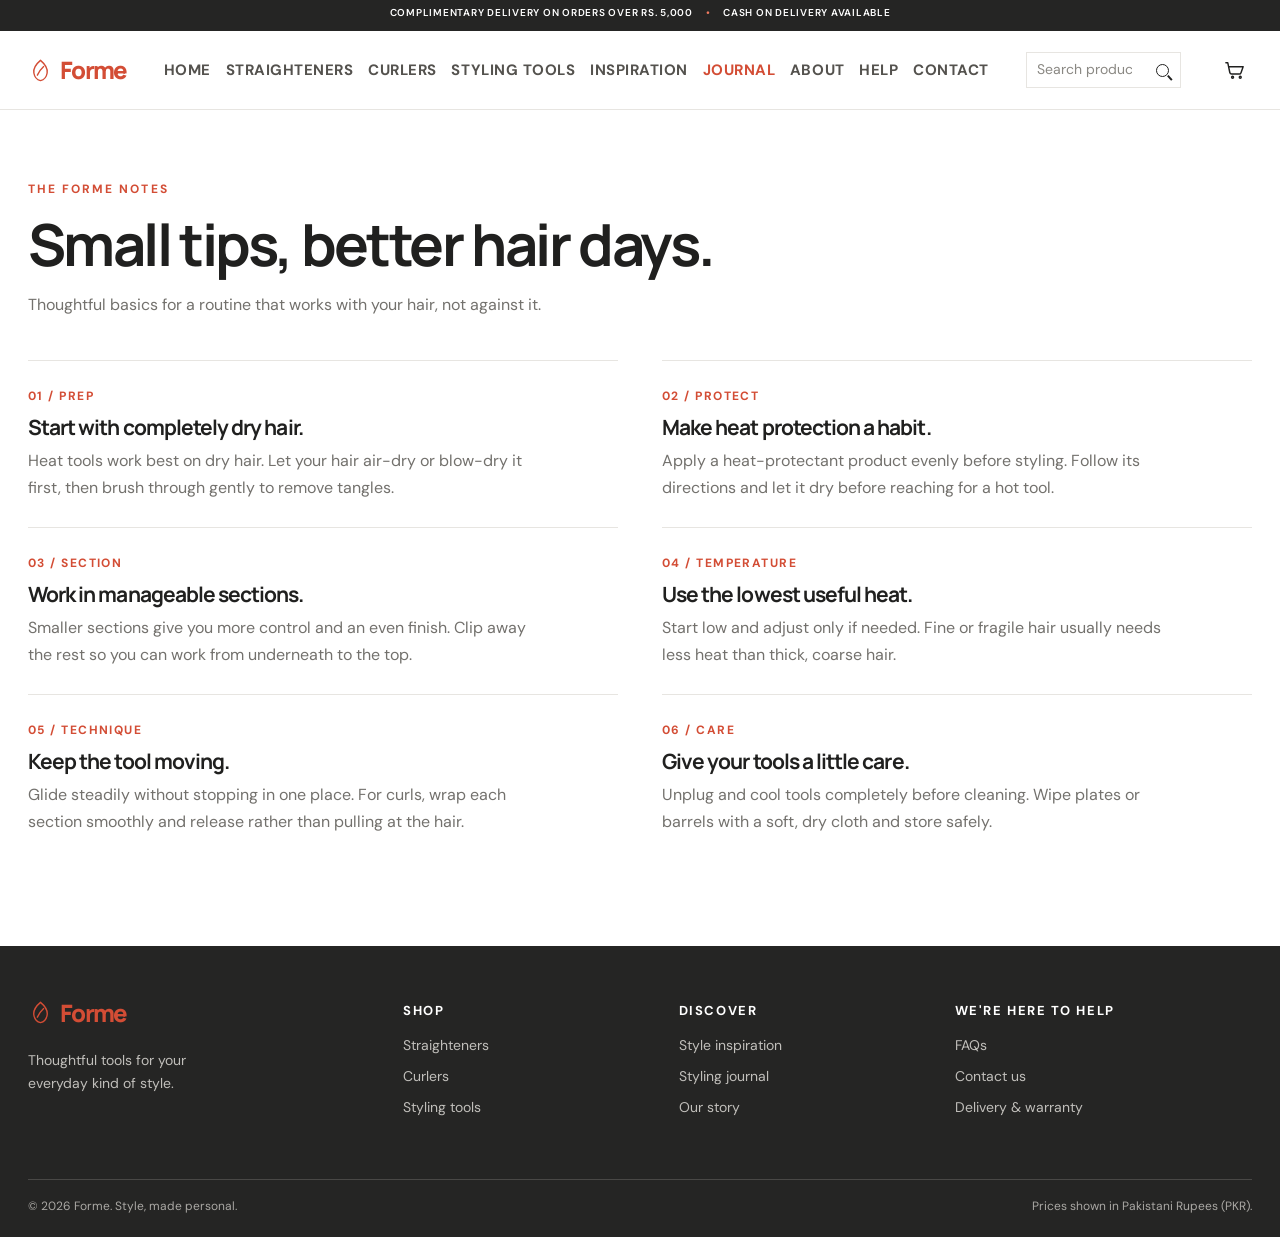
<file: tips.html>
<!doctype html>
<html lang="en">
<head>
    <meta charset="utf-8">
    <meta name="viewport" content="width=device-width, initial-scale=1">
    <meta name="description" content="Practical hair styling tips, safe heat habits, and appliance care from Forme.">
    <title>Styling Journal | Forme</title>
    <link rel="stylesheet" href="style.css">
    <link rel="icon" type="image/svg+xml" href="data:image/svg+xml,%3Csvg xmlns=%27http://www.w3.org/2000/svg%27 viewBox=%270 0 32 32%27%3E%3Cpath d=%27M16 3C10 8 6.5 13.1 7.5 19.2 8.3 24.1 11.7 28 16 29c4.3-1 7.7-4.9 8.5-9.8C25.5 13.1 22 8 16 3Z%27 fill=%27none%27 stroke=%27%23d34d35%27 stroke-width=%272%27/%3E%3Cpath d=%27M12 22c2.1-4.1 4.3-7.7 8-11%27 fill=%27none%27 stroke=%27%2320201f%27 stroke-width=%272%27 stroke-linecap=%27round%27/%3E%3C/svg%3E">
</head>
<body>
<div class="announcement">Complimentary delivery on orders over Rs. 5,000 <span>•</span> Cash on delivery available</div>
<header class="site-header"><div class="header-inner"><a class="brand" href="index.html" aria-label="Forme home"><svg class="brand-mark" viewBox="0 0 32 32" aria-hidden="true"><path d="M16 3C10 8 6.5 13.1 7.5 19.2 8.3 24.1 11.7 28 16 29c4.3-1 7.7-4.9 8.5-9.8C25.5 13.1 22 8 16 3Z"></path><path d="M12 22c2.1-4.1 4.3-7.7 8-11"></path></svg><span class="brand-name">Forme</span></a><nav class="desktop-nav" aria-label="Main navigation"><a href="index.html">Home</a><a href="straighteners.html">Straighteners</a><a href="curlers.html">Curlers</a><a href="stylers.html">Styling tools</a><a href="hairstyles.html">Inspiration</a><a href="tips.html" aria-current="page">Journal</a><a href="about.html">About</a><a href="faq.html">Help</a><a href="contact.html">Contact</a></nav><form class="header-search" action="straighteners.html" method="get" role="search"><label class="visually-hidden" for="site-search">Search products</label><input id="site-search" type="search" name="q" placeholder="Search products"><button type="submit" aria-label="Submit search"><span class="search-icon" aria-hidden="true"></span></button></form><a class="cart-link" href="contact.html" aria-label="Cart and order enquiries"><svg viewBox="0 0 24 24" aria-hidden="true"><path d="M3 4h2l2.1 10.1a2 2 0 0 0 2 1.6h7.8a2 2 0 0 0 1.9-1.4L21 8H6"></path><circle cx="10" cy="19" r="1"></circle><circle cx="18" cy="19" r="1"></circle></svg></a><details class="mobile-nav"><summary><span class="menu-icon" aria-hidden="true"></span><span class="visually-hidden">Menu</span></summary><nav class="mobile-links" aria-label="Mobile navigation"><a href="index.html">Home</a><a href="straighteners.html">Straighteners</a><a href="curlers.html">Curlers</a><a href="stylers.html">Styling tools</a><a href="hairstyles.html">Inspiration</a><a href="tips.html" aria-current="page">Journal</a><a href="about.html">About</a><a href="faq.html">Help</a><a href="contact.html">Contact</a></nav></details></div></header>
<main class="page-wrap"><section class="page-intro"><p class="eyebrow">The Forme notes</p><h1>Small tips, better hair days.</h1><p class="lead">Thoughtful basics for a routine that works with your hair, not against it.</p></section><section class="tips-list" aria-label="Styling advice">
    <article class="tip-item"><p class="tip-number">01 / PREP</p><h2>Start with completely dry hair.</h2><p>Heat tools work best on dry hair. Let your hair air-dry or blow-dry it first, then brush through gently to remove tangles.</p></article>
    <article class="tip-item"><p class="tip-number">02 / PROTECT</p><h2>Make heat protection a habit.</h2><p>Apply a heat-protectant product evenly before styling. Follow its directions and let it dry before reaching for a hot tool.</p></article>
    <article class="tip-item"><p class="tip-number">03 / SECTION</p><h2>Work in manageable sections.</h2><p>Smaller sections give you more control and an even finish. Clip away the rest so you can work from underneath to the top.</p></article>
    <article class="tip-item"><p class="tip-number">04 / TEMPERATURE</p><h2>Use the lowest useful heat.</h2><p>Start low and adjust only if needed. Fine or fragile hair usually needs less heat than thick, coarse hair.</p></article>
    <article class="tip-item"><p class="tip-number">05 / TECHNIQUE</p><h2>Keep the tool moving.</h2><p>Glide steadily without stopping in one place. For curls, wrap each section smoothly and release rather than pulling at the hair.</p></article>
    <article class="tip-item"><p class="tip-number">06 / CARE</p><h2>Give your tools a little care.</h2><p>Unplug and cool tools completely before cleaning. Wipe plates or barrels with a soft, dry cloth and store safely.</p></article>
</section></main>
<footer class="site-footer"><div class="page-wrap footer-grid"><div class="footer-brand"><a class="brand brand-light" href="index.html"><svg class="brand-mark" viewBox="0 0 32 32" aria-hidden="true"><path d="M16 3C10 8 6.5 13.1 7.5 19.2 8.3 24.1 11.7 28 16 29c4.3-1 7.7-4.9 8.5-9.8C25.5 13.1 22 8 16 3Z"></path><path d="M12 22c2.1-4.1 4.3-7.7 8-11"></path></svg><span class="brand-name">Forme</span></a><p>Thoughtful tools for your everyday kind of style.</p></div><div><h2>Shop</h2><a href="straighteners.html">Straighteners</a><a href="curlers.html">Curlers</a><a href="stylers.html">Styling tools</a></div><div><h2>Discover</h2><a href="hairstyles.html">Style inspiration</a><a href="tips.html">Styling journal</a><a href="about.html">Our story</a></div><div><h2>We're here to help</h2><a href="faq.html">FAQs</a><a href="contact.html">Contact us</a><a href="contact.html">Delivery &amp; warranty</a></div><div class="footer-bottom"><p>© 2026 Forme. Style, made personal.</p><p>Prices shown in Pakistani Rupees (PKR).</p></div></div></footer>
</body>
</html>
</file>
<file: style.css>
@import url('https://fonts.googleapis.com/css2?family=DM+Sans:wght@400;500;600;700&family=Manrope:wght@400;500;600;700;800&display=swap');

:root {
    --ink: #20201f;
    --charcoal: #252524;
    --muted: #73716d;
    --paper: #ffffff;
    --soft: #f6f5f2;
    --line: #e7e5e1;
    --accent: #d34d35;
    --accent-dark: #ad3926;
    --white: #ffffff;
    --sans: 'DM Sans', Arial, sans-serif;
    --display: 'Manrope', 'DM Sans', Arial, sans-serif;
    --content: 1280px;
}

* {
    box-sizing: border-box;
}

html {
    scroll-behavior: smooth;
}

body {
    margin: 0;
    background: var(--paper);
    color: var(--ink);
    font-family: var(--sans);
    font-size: 16px;
    line-height: 1.65;
}

img {
    display: block;
    width: 100%;
    height: auto;
}

a {
    color: inherit;
}

button,
input,
select,
textarea {
    font: inherit;
}

.visually-hidden {
    position: absolute;
    width: 1px;
    height: 1px;
    overflow: hidden;
    clip: rect(0, 0, 0, 0);
    white-space: nowrap;
    clip-path: inset(50%);
}

.announcement {
    min-height: 31px;
    padding: 5px 18px;
    background: var(--charcoal);
    color: var(--white);
    font-size: 10px;
    font-weight: 600;
    letter-spacing: 0.075em;
    text-align: center;
    text-transform: uppercase;
}

.announcement span {
    padding: 0 10px;
    color: #f17a5f;
}

.site-header {
    position: sticky;
    z-index: 10;
    top: 0;
    border-bottom: 1px solid var(--line);
    background: rgb(255 255 255 / 96%);
}

.header-inner {
    display: flex;
    width: min(var(--content), calc(100% - 56px));
    min-height: 78px;
    align-items: center;
    justify-content: space-between;
    gap: 20px;
    margin: 0 auto;
}

.brand {
    display: inline-flex;
    flex: 0 0 auto;
    align-items: center;
    gap: 7px;
    color: var(--ink);
    font-family: var(--display);
    font-size: 26px;
    font-weight: 800;
    letter-spacing: -0.06em;
    line-height: 1;
    text-decoration: none;
}

.brand-mark {
    width: 25px;
    height: 25px;
    fill: none;
    stroke: var(--accent);
    stroke-linecap: round;
    stroke-linejoin: round;
    stroke-width: 1.8;
}

.brand-name {
    color: var(--accent);
    font-size: 24px;
    letter-spacing: -0.07em;
}

.desktop-nav {
    display: flex;
    align-items: center;
    justify-content: center;
    gap: clamp(9px, 1.15vw, 17px);
}

.desktop-nav a,
.mobile-nav a {
    color: #54524e;
    font-size: 15px;
    font-weight: 700;
    letter-spacing: 0.035em;
    text-decoration: none;
    text-transform: uppercase;
    transition: color 160ms ease;
}

.desktop-nav a:hover,
.mobile-nav a:hover,
.desktop-nav a[aria-current="page"],
.mobile-nav a[aria-current="page"] {
    color: var(--accent);
}

.header-search {
    display: flex;
    width: 155px;
    height: 36px;
    flex: 0 1 155px;
    align-items: center;
    border: 1px solid var(--line);
    background: var(--white);
}

.header-search input {
    width: 100%;
    min-width: 0;
    padding: 0 0 0 10px;
    border: 0;
    outline: 0;
    background: transparent;
    color: var(--ink);
    font-size: 14px;
}

.header-search input::placeholder {
    color: #8a8883;
}

.header-search button {
    display: grid;
    width: 34px;
    height: 34px;
    flex: 0 0 34px;
    place-items: center;
    border: 0;
    background: transparent;
    cursor: pointer;
}

.search-icon {
    position: relative;
    display: block;
    width: 13px;
    height: 13px;
    border: 1.5px solid var(--ink);
    border-radius: 50%;
}

.search-icon::after {
    position: absolute;
    right: -5px;
    bottom: -3px;
    width: 6px;
    height: 1.5px;
    transform: rotate(48deg);
    background: var(--ink);
    content: "";
}

.cart-link {
    display: grid;
    width: 34px;
    height: 38px;
    flex: 0 0 34px;
    place-items: center;
    color: var(--ink);
}

.cart-link svg {
    width: 23px;
    height: 23px;
    fill: none;
    stroke: currentColor;
    stroke-linecap: round;
    stroke-linejoin: round;
    stroke-width: 1.5;
}

.mobile-nav {
    display: none;
}

.page-wrap {
    width: min(var(--content), calc(100% - 56px));
    margin-right: auto;
    margin-left: auto;
}

h1,
h2,
h3,
p {
    margin-top: 0;
}

h1,
h2,
h3 {
    font-family: var(--display);
    font-weight: 700;
    letter-spacing: -0.045em;
    line-height: 1.12;
}

h1 {
    margin-bottom: 20px;
    font-size: clamp(38px, 4.8vw, 62px);
}

h2 {
    margin-bottom: 15px;
    font-size: clamp(30px, 3.3vw, 40px);
}

h3 {
    margin-bottom: 8px;
    font-size: 22px;
}

.eyebrow {
    margin-bottom: 12px;
    color: var(--accent);
    font-size: 12px;
    font-weight: 700;
    letter-spacing: 0.17em;
    text-transform: uppercase;
}

.lead {
    max-width: 530px;
    color: var(--muted);
    font-size: 16px;
    line-height: 1.7;
}

.button {
    display: inline-flex;
    min-height: 48px;
    align-items: center;
    justify-content: center;
    gap: 12px;
    padding: 0 21px;
    border: 1px solid var(--accent);
    background: var(--accent);
    color: var(--white);
    font-size: 13px;
    font-weight: 700;
    letter-spacing: 0.07em;
    text-decoration: none;
    text-transform: uppercase;
    transition: background 160ms ease, border-color 160ms ease;
}

.button:hover {
    border-color: var(--accent-dark);
    background: var(--accent-dark);
}

.button-full {
    width: 100%;
    min-height: 43px;
    margin-top: 2px;
}

.home-hero {
    display: grid;
    height: min(720px, calc(100svh - 110px));
    min-height: 540px;
    grid-template-columns: 0.88fr 1.12fr;
    align-items: stretch;
    background: var(--soft);
}

.home-copy {
    display: flex;
    flex-direction: column;
    align-items: flex-start;
    justify-content: center;
    padding: 70px 6vw 70px max(42px, calc((100vw - var(--content)) / 2));
}

.home-copy h1 {
    max-width: 550px;
    margin-bottom: 16px;
    font-size: clamp(46px, 5.2vw, 68px);
    letter-spacing: -0.07em;
}

.home-copy .lead {
    max-width: 445px;
    margin-bottom: 26px;
}

.hero-note {
    margin: 20px 0 0;
    color: var(--muted);
    font-size: 14px;
    letter-spacing: 0.06em;
}

.hero-visual {
    position: relative;
    min-height: 570px;
    overflow: hidden;
    background: #e7e2dd;
}

.hero-image {
    width: 100%;
    height: 100%;
    min-height: 570px;
    object-fit: cover;
    object-position: center 38%;
}

.hero-caption {
    position: absolute;
    right: 25px;
    bottom: 22px;
    padding: 8px 12px;
    background: rgb(255 255 255 / 90%);
    color: var(--ink);
    font-size: 12px;
    font-weight: 700;
    letter-spacing: 0.09em;
    text-transform: uppercase;
}

.section {
    padding-top: 82px;
    padding-bottom: 82px;
}

.section-soft {
    background: var(--soft);
}

.section-heading {
    display: flex;
    align-items: flex-end;
    justify-content: space-between;
    gap: 28px;
    margin-bottom: 30px;
}

.section-heading h2 {
    margin-bottom: 0;
}

.section-heading > p {
    max-width: 450px;
    margin-bottom: 3px;
    color: var(--muted);
    font-size: 14px;
}

.category-grid,
.product-grid,
.image-grid {
    display: grid;
    grid-template-columns: repeat(3, minmax(0, 1fr));
    gap: 22px;
}

.category-card {
    min-width: 0;
}

.category-card a {
    position: relative;
    display: block;
    overflow: hidden;
    background: #eeece9;
    text-decoration: none;
}

.category-card img {
    width: 100%;
    aspect-ratio: 4 / 4.6;
    object-fit: cover;
    transition: transform 350ms ease;
}

.category-card a:hover img {
    transform: scale(1.025);
}

.category-caption {
    position: absolute;
    right: 0;
    bottom: 0;
    left: 0;
    padding: 42px 20px 17px;
    background: linear-gradient(transparent, rgb(0 0 0 / 66%));
    color: var(--white);
}

.category-caption h3 {
    margin-bottom: 4px;
    font-size: 23px;
}

.category-caption span {
    font-size: 12px;
    font-weight: 700;
    letter-spacing: 0.07em;
    text-transform: uppercase;
}

.product-grid {
    grid-template-columns: repeat(3, minmax(0, 1fr));
    row-gap: 32px;
}

.product-grid-4 {
    grid-template-columns: repeat(4, minmax(0, 1fr));
    column-gap: 18px;
}

.product-card {
    min-width: 0;
    padding-bottom: 17px;
}

.product-photo {
    position: relative;
    display: block;
    overflow: hidden;
    background: #f0efec;
    text-decoration: none;
}

.product-photo img {
    width: 100%;
    aspect-ratio: 1 / 1.02;
    object-fit: contain;
    mix-blend-mode: multiply;
    transition: transform 300ms ease;
}

.product-photo:hover img {
    transform: scale(1.025);
}

.product-badge {
    position: absolute;
    z-index: 1;
    top: 12px;
    left: 12px;
    padding: 6px 9px;
    background: var(--accent);
    color: var(--white);
    font-size: 12px;
    font-weight: 700;
    letter-spacing: 0.07em;
    text-transform: uppercase;
}

.product-tag {
    margin: 14px 0 5px;
    color: var(--accent);
    font-size: 12px;
    font-weight: 700;
    letter-spacing: 0.11em;
    text-transform: uppercase;
}

.product-card h3 {
    margin: 0 0 6px;
    font-size: 20px;
}

.specs {
    min-height: 38px;
    margin: 0;
    color: var(--muted);
    font-size: 14px;
    line-height: 1.55;
}

.rating {
    display: flex;
    align-items: center;
    gap: 7px;
    margin: 8px 0 8px;
    color: var(--accent);
    font-size: 14px;
    letter-spacing: 0.07em;
}

.rating small {
    color: var(--muted);
    font-size: 14px;
    letter-spacing: 0;
}

.price {
    display: flex;
    flex-wrap: wrap;
    align-items: baseline;
    gap: 9px;
    margin: 0 0 12px;
    color: var(--ink);
}

.price del {
    color: #8c8985;
    font-size: 14px;
    font-weight: 400;
}

.price strong {
    color: var(--ink);
    font-size: 16px;
    font-weight: 700;
}

.technology-band {
    padding: 77px 0;
    background: var(--charcoal);
    color: var(--white);
}

.technology-layout {
    display: grid;
    grid-template-columns: 0.9fr 1.1fr;
    align-items: center;
    gap: 8%;
}

.technology-layout h2 {
    max-width: 470px;
}

.technology-layout > div > p:not(.eyebrow) {
    max-width: 450px;
    color: #c4c1bc;
}

.technology-layout img {
    max-height: 380px;
    aspect-ratio: 1.45 / 1;
    object-fit: cover;
}

.text-link {
    display: inline-block;
    margin-top: 12px;
    color: var(--accent);
    font-size: 14px;
    font-weight: 700;
    letter-spacing: 0.08em;
    text-decoration: none;
    text-transform: uppercase;
}

.text-link:hover {
    color: var(--accent-dark);
}

.text-link-light {
    color: #ff9279;
}

.text-link-light:hover {
    color: var(--white);
}

.trust-bar {
    display: grid;
    grid-template-columns: repeat(3, 1fr);
    gap: 24px;
    padding-top: 35px;
    padding-bottom: 35px;
    border-bottom: 1px solid var(--line);
}

.trust-bar > div {
    display: flex;
    align-items: center;
    gap: 13px;
}

.trust-mark {
    display: grid;
    width: 38px;
    height: 38px;
    flex: 0 0 38px;
    place-items: center;
    border: 1px solid #e8b2a7;
    border-radius: 50%;
    color: var(--accent);
    font-size: 10px;
    font-weight: 700;
}

.trust-bar strong,
.trust-bar div div span {
    display: block;
}

.trust-bar strong {
    font-size: 15px;
}

.trust-bar div div span {
    color: var(--muted);
    font-size: 14px;
}

.review-section {
    padding: 62px 20px 70px;
    background: var(--soft);
    text-align: center;
}

.review-inner {
    max-width: 750px;
}

.review-stars {
    margin-bottom: 13px;
    color: var(--accent);
    font-size: 15px;
    letter-spacing: 0.15em;
}

.review-inner blockquote {
    margin: 0 auto 16px;
    font-family: var(--display);
    font-size: clamp(21px, 2.7vw, 31px);
    font-weight: 600;
    letter-spacing: -0.035em;
    line-height: 1.45;
}

.review-byline {
    margin: 0;
    font-size: 14px;
    font-weight: 700;
}

.review-byline span {
    color: var(--muted);
    font-weight: 400;
}

.page-intro {
    padding-top: 70px;
    padding-bottom: 42px;
}

.page-intro h1 {
    max-width: 800px;
    margin-bottom: 14px;
    font-size: clamp(38px, 4.8vw, 58px);
}

.page-intro .lead {
    margin-bottom: 0;
}

.page-wrap > .product-grid {
    padding-bottom: 86px;
}

.product-grid.home-products {
    padding-bottom: 0;
}

.featured-product {
    display: grid;
    min-height: 480px;
    grid-template-columns: 1.05fr 0.95fr;
    align-items: center;
    gap: clamp(38px, 7vw, 90px);
    padding-top: 42px;
    padding-bottom: 42px;
}

.featured-image {
    overflow: hidden;
    background: var(--soft);
}

.featured-image img {
    width: 100%;
    aspect-ratio: 1.18 / 1;
    object-fit: cover;
    object-position: center 40%;
}

.featured-copy h1 {
    max-width: 500px;
    font-size: clamp(38px, 4.5vw, 56px);
}

.featured-copy .lead {
    font-size: 16px;
}

.featured-copy .price {
    margin: 20px 0 17px;
}

.featured-copy .price strong {
    font-size: 20px;
}

.feature-list {
    display: grid;
    gap: 7px;
    padding-left: 18px;
    color: #55534f;
    font-size: 14px;
}

.feature-list li::marker {
    color: var(--accent);
}

.collection-section {
    padding-top: 60px;
    padding-bottom: 64px;
}

.collection-section .product-grid {
    padding-bottom: 0;
}

.comparison-section {
    padding: 63px 0 70px;
    background: var(--soft);
}

.comparison-section h2 {
    margin-bottom: 25px;
}

.table-scroll {
    overflow-x: auto;
}

.comparison-section table {
    width: 100%;
    border-collapse: collapse;
    background: var(--white);
    text-align: left;
}

.comparison-section th,
.comparison-section td {
    min-width: 130px;
    padding: 14px 16px;
    border-bottom: 1px solid var(--line);
    font-size: 12px;
}

.comparison-section thead th {
    background: var(--charcoal);
    color: var(--white);
    font-size: 10px;
    letter-spacing: 0.08em;
    text-transform: uppercase;
}

.comparison-section tbody th {
    font-weight: 700;
}

.table-note {
    margin: 13px 0 0;
    color: var(--muted);
    font-size: 11px;
}

.image-grid {
    grid-template-columns: repeat(3, minmax(0, 1fr));
    padding-bottom: 65px;
}

.image-grid figure {
    margin: 0;
}

.image-grid img {
    aspect-ratio: 4 / 4.5;
    object-fit: cover;
}

.image-grid figcaption {
    padding-top: 12px;
    font-family: var(--display);
    font-size: 15px;
    font-weight: 700;
}

.inspiration-cta,
.collection-note {
    margin: 0 0 75px;
    padding: 40px;
    background: var(--soft);
}

.inspiration-cta {
    text-align: center;
}

.inspiration-cta h2 {
    margin-bottom: 20px;
}

.collection-note {
    max-width: 840px;
    margin-right: auto;
    margin-left: auto;
}

.collection-note p {
    max-width: 670px;
    color: var(--muted);
}

.tips-list {
    display: grid;
    grid-template-columns: repeat(2, minmax(0, 1fr));
    gap: 0 44px;
    padding-bottom: 85px;
}

.tip-item {
    padding: 26px 0;
    border-top: 1px solid var(--line);
}

.tip-number {
    margin-bottom: 9px;
    color: var(--accent);
    font-size: 12px;
    font-weight: 700;
    letter-spacing: 0.12em;
}

.tip-item h2 {
    margin-bottom: 9px;
    font-size: 21px;
}

.tip-item > p:last-child {
    max-width: 510px;
    margin-bottom: 0;
    color: var(--muted);
    font-size: 16px;
}

.about-story {
    padding-top: 8px;
    padding-bottom: 78px;
}

.split-section {
    display: grid;
    grid-template-columns: 1fr 1fr;
    align-items: center;
    gap: clamp(36px, 7vw, 90px);
}

.split-section img {
    width: 100%;
    aspect-ratio: 1 / 1.02;
    object-fit: cover;
}

.split-copy > p:not(.eyebrow) {
    color: var(--muted);
}

.values-band {
    padding: 62px 0;
    background: var(--soft);
}

.values-grid {
    display: grid;
    grid-template-columns: repeat(3, minmax(0, 1fr));
    gap: 32px;
}

.values-grid p:last-child {
    margin-bottom: 0;
    color: var(--muted);
}

.faq-list {
    max-width: 850px;
    padding-bottom: 88px;
}

.faq-list details {
    border-top: 1px solid var(--line);
}

.faq-list details:last-child {
    border-bottom: 1px solid var(--line);
}

.faq-list summary {
    position: relative;
    padding: 20px 45px 20px 0;
    cursor: pointer;
    font-family: var(--display);
    font-size: 18px;
    font-weight: 700;
    list-style: none;
}

.faq-list summary::-webkit-details-marker {
    display: none;
}

.faq-list summary::after {
    position: absolute;
    top: 17px;
    right: 5px;
    color: var(--accent);
    content: "+";
    font-size: 22px;
    font-weight: 400;
}

.faq-list details[open] summary::after {
    content: "−";
}

.faq-list details p {
    max-width: 720px;
    padding: 0 35px 18px 0;
    color: var(--muted);
    font-size: 16px;
}

.contact-layout {
    display: grid;
    grid-template-columns: 0.8fr 1.2fr;
    gap: clamp(40px, 8vw, 105px);
    padding-bottom: 90px;
}

.contact-details h2 {
    font-size: 30px;
}

.contact-details > p:not(.eyebrow) {
    color: var(--muted);
}

.contact-details a {
    color: var(--accent);
    text-decoration-thickness: 1px;
    text-underline-offset: 3px;
}

.contact-form {
    display: grid;
    grid-template-columns: 1fr 1fr;
    gap: 18px;
}

.form-field {
    display: flex;
    flex-direction: column;
    gap: 7px;
}

.form-field.full {
    grid-column: 1 / -1;
}

.form-field label {
    font-size: 14px;
    font-weight: 700;
}

.form-field input,
.form-field select,
.form-field textarea {
    width: 100%;
    min-height: 46px;
    padding: 11px 13px;
    border: 1px solid var(--line);
    border-radius: 0;
    background: var(--white);
    color: var(--ink);
    font: inherit;
    font-size: 16px;
}

.form-field textarea {
    min-height: 145px;
    resize: vertical;
}

.form-field input:focus,
.form-field select:focus,
.form-field textarea:focus {
    outline: 2px solid var(--accent);
    outline-offset: 2px;
}

.site-footer {
    padding: 54px 0 20px;
    background: var(--charcoal);
    color: var(--white);
}

.footer-grid {
    display: grid;
    grid-template-columns: 1.4fr 1fr 1fr 1.2fr;
    gap: 28px;
}

.footer-brand p {
    max-width: 220px;
    margin-top: 15px;
    color: #c1bfbb;
    font-size: 14px;
}

.brand-light {
    color: var(--white);
}

.footer-grid > div:not(.footer-brand):not(.footer-bottom) h2 {
    margin: 4px 0 15px;
    font-family: var(--sans);
    font-size: 13px;
    font-weight: 700;
    letter-spacing: 0.12em;
    text-transform: uppercase;
}

.footer-grid > div:not(.footer-brand):not(.footer-bottom) a {
    display: block;
    width: fit-content;
    margin: 8px 0;
    color: #c1bfbb;
    font-size: 14px;
    text-decoration: none;
}

.footer-grid a:hover {
    color: var(--white);
}

.footer-bottom {
    display: flex;
    grid-column: 1 / -1;
    justify-content: space-between;
    gap: 20px;
    margin-top: 24px;
    padding-top: 17px;
    border-top: 1px solid #494846;
}

.footer-bottom p {
    margin: 0;
    color: #aaa8a4;
    font-size: 12px;
}

.product-description {
    min-height: 66px;
    margin: 0 0 8px;
    color: var(--muted);
    font-size: 14px;
    line-height: 1.55;
}

.styling-products,
.concern-section {
    padding-top: 58px;
    padding-bottom: 62px;
}

.styling-products {
    border-top: 1px solid var(--line);
}

.concern-section {
    background: var(--soft);
}

.styling-products .section-heading,
.concern-section .section-heading {
    margin-bottom: 28px;
}

.styling-product-grid {
    grid-template-columns: repeat(3, minmax(0, 1fr));
}

.concern-grid {
    display: grid;
    grid-template-columns: repeat(5, minmax(0, 1fr));
    gap: 14px;
}

.concern-card {
    min-width: 0;
    padding: 19px 16px;
    border: 1px solid var(--line);
    background: var(--white);
}

.concern-card > span {
    display: inline-block;
    margin-bottom: 14px;
    color: var(--accent);
    font-size: 12px;
    font-weight: 700;
    letter-spacing: 0.08em;
}

.concern-card h3 {
    min-height: 48px;
    font-size: 18px;
}

.concern-card p {
    min-height: 75px;
    margin-bottom: 12px;
    color: var(--muted);
    font-size: 14px;
    line-height: 1.5;
}

.concern-card a {
    color: var(--accent);
    font-size: 14px;
    font-weight: 700;
    text-decoration: none;
}

.concern-card a:hover {
    color: var(--accent-dark);
}

@media (max-width: 1120px) {
    .header-inner,
    .page-wrap {
        width: min(100% - 40px, 900px);
    }

    .desktop-nav {
        gap: 10px;
    }

    .desktop-nav a {
        font-size: 15px;
    }

    .header-search {
        width: 125px;
        flex-basis: 125px;
    }

    .home-copy {
        padding-left: 40px;
    }

    .product-grid-4 {
        grid-template-columns: repeat(2, minmax(0, 1fr));
        column-gap: 20px;
    }

    .concern-grid {
        grid-template-columns: repeat(3, minmax(0, 1fr));
    }
}

@media (max-width: 1200px) {
    .header-inner {
        min-height: 70px;
        gap: 14px;
    }

    .desktop-nav {
        display: none;
    }

    .mobile-nav {
        position: relative;
        display: block;
        order: 4;
    }

    .mobile-nav summary {
        display: flex;
        width: 40px;
        height: 40px;
        align-items: center;
        justify-content: center;
        cursor: pointer;
        list-style: none;
    }

    .mobile-nav summary::-webkit-details-marker {
        display: none;
    }

    .menu-icon,
    .menu-icon::before,
    .menu-icon::after {
        display: block;
        width: 20px;
        height: 1.5px;
        background: var(--ink);
    }

    .menu-icon {
        position: relative;
    }

    .menu-icon::before,
    .menu-icon::after {
        position: absolute;
        left: 0;
        content: "";
    }

    .menu-icon::before {
        top: -6px;
    }

    .menu-icon::after {
        top: 6px;
    }

    .mobile-nav[open] .mobile-links {
        position: absolute;
        top: calc(100% + 15px);
        right: -10px;
        display: flex;
        width: min(100vw, 340px);
        flex-direction: column;
        padding: 10px 22px 16px;
        border: 1px solid var(--line);
        background: var(--white);
        box-shadow: 0 14px 30px rgb(32 32 31 / 12%);
    }

    .mobile-links a {
        padding: 11px 0;
        border-bottom: 1px solid var(--line);
    }

    .mobile-links a:last-child {
        border-bottom: 0;
    }
}

@media (max-width: 700px) {
    .announcement {
        font-size: 10px;
    }

    .home-hero {
        height: calc(100svh - 120px);
        min-height: 540px;
        grid-template-columns: 1fr;
        grid-template-rows: minmax(0, 1fr) minmax(190px, 0.8fr);
    }

    .home-copy {
        justify-content: center;
        padding: 20px 28px;
    }

    .home-copy h1 {
        margin-bottom: 10px;
        font-size: clamp(40px, 10vw, 54px);
    }

    .hero-visual {
        min-height: 0;
    }

    .hero-image {
        height: 100%;
        min-height: 0;
        max-height: none;
        aspect-ratio: auto;
    }

    .section {
        padding-top: 58px;
        padding-bottom: 58px;
    }

    .section-heading {
        align-items: flex-start;
        flex-direction: column;
        gap: 10px;
    }

    .category-grid,
    .product-grid,
    .image-grid {
        grid-template-columns: repeat(2, minmax(0, 1fr));
        gap: 22px 15px;
    }

    .product-grid-4 {
        grid-template-columns: repeat(2, minmax(0, 1fr));
    }

    .styling-product-grid {
        grid-template-columns: repeat(2, minmax(0, 1fr));
    }

    .concern-grid {
        grid-template-columns: repeat(2, minmax(0, 1fr));
    }

    .technology-layout {
        grid-template-columns: 1fr;
        gap: 28px;
    }

    .technology-layout img {
        max-height: 300px;
    }

    .featured-product {
        grid-template-columns: 1fr;
        gap: 28px;
        padding-top: 25px;
        padding-bottom: 45px;
    }

    .featured-image img {
        max-height: 390px;
        aspect-ratio: 1.3 / 1;
    }

    .trust-bar {
        grid-template-columns: 1fr;
        gap: 17px;
        padding-top: 25px;
        padding-bottom: 25px;
    }

    .split-section,
    .contact-layout {
        grid-template-columns: 1fr;
    }

    .about-story {
        padding-bottom: 55px;
    }

    .split-section img {
        max-height: 450px;
    }

    .values-grid {
        grid-template-columns: 1fr;
        gap: 25px;
    }

    .footer-grid {
        grid-template-columns: repeat(2, minmax(0, 1fr));
    }

    .footer-brand {
        grid-column: 1 / -1;
    }
}

@media (max-width: 480px) {
    .header-inner,
    .page-wrap {
        width: calc(100% - 34px);
    }

    .header-inner {
        gap: 9px;
    }

    .brand {
        font-size: 23px;
    }

    .brand-name {
        font-size: 21px;
    }

    .header-search {
        width: auto;
        min-width: 0;
        flex: 1 1 auto;
    }

    .header-search input {
        font-size: 10px;
    }

    .cart-link {
        width: 28px;
        flex-basis: 28px;
    }

    .mobile-nav {
        order: 0;
    }

    .mobile-nav[open] .mobile-links {
        right: auto;
        left: -8px;
    }

    .header-inner > .brand {
        order: 1;
    }

    .header-search {
        order: 2;
    }

    .cart-link {
        order: 3;
    }

    .category-grid,
    .product-grid,
    .image-grid,
    .tips-list,
    .product-grid-4 {
        grid-template-columns: 1fr;
    }

    .styling-product-grid {
        grid-template-columns: 1fr;
    }

    .concern-grid {
        grid-template-columns: 1fr;
    }

    .concern-card h3,
    .concern-card p {
        min-height: 0;
    }

    .category-card img {
        aspect-ratio: 4 / 3.8;
    }

    .product-photo img {
        aspect-ratio: 1 / 0.92;
    }

    .product-card {
        padding-bottom: 16px;
    }

    .page-intro {
        padding-top: 48px;
        padding-bottom: 30px;
    }

    .page-intro h1 {
        font-size: 42px;
    }

    .lead {
        font-size: 16px;
    }

    .page-wrap > .product-grid,
    .image-grid,
    .tips-list,
    .faq-list {
        padding-bottom: 58px;
    }

    .contact-form {
        grid-template-columns: 1fr;
    }

    .form-field.full {
        grid-column: auto;
    }

    .inspiration-cta,
    .collection-note {
        margin-bottom: 55px;
        padding: 28px 20px;
    }

    .footer-grid {
        gap: 24px 16px;
    }

    .footer-bottom {
        align-items: flex-start;
        flex-direction: column;
        gap: 5px;
    }
}
</file>
